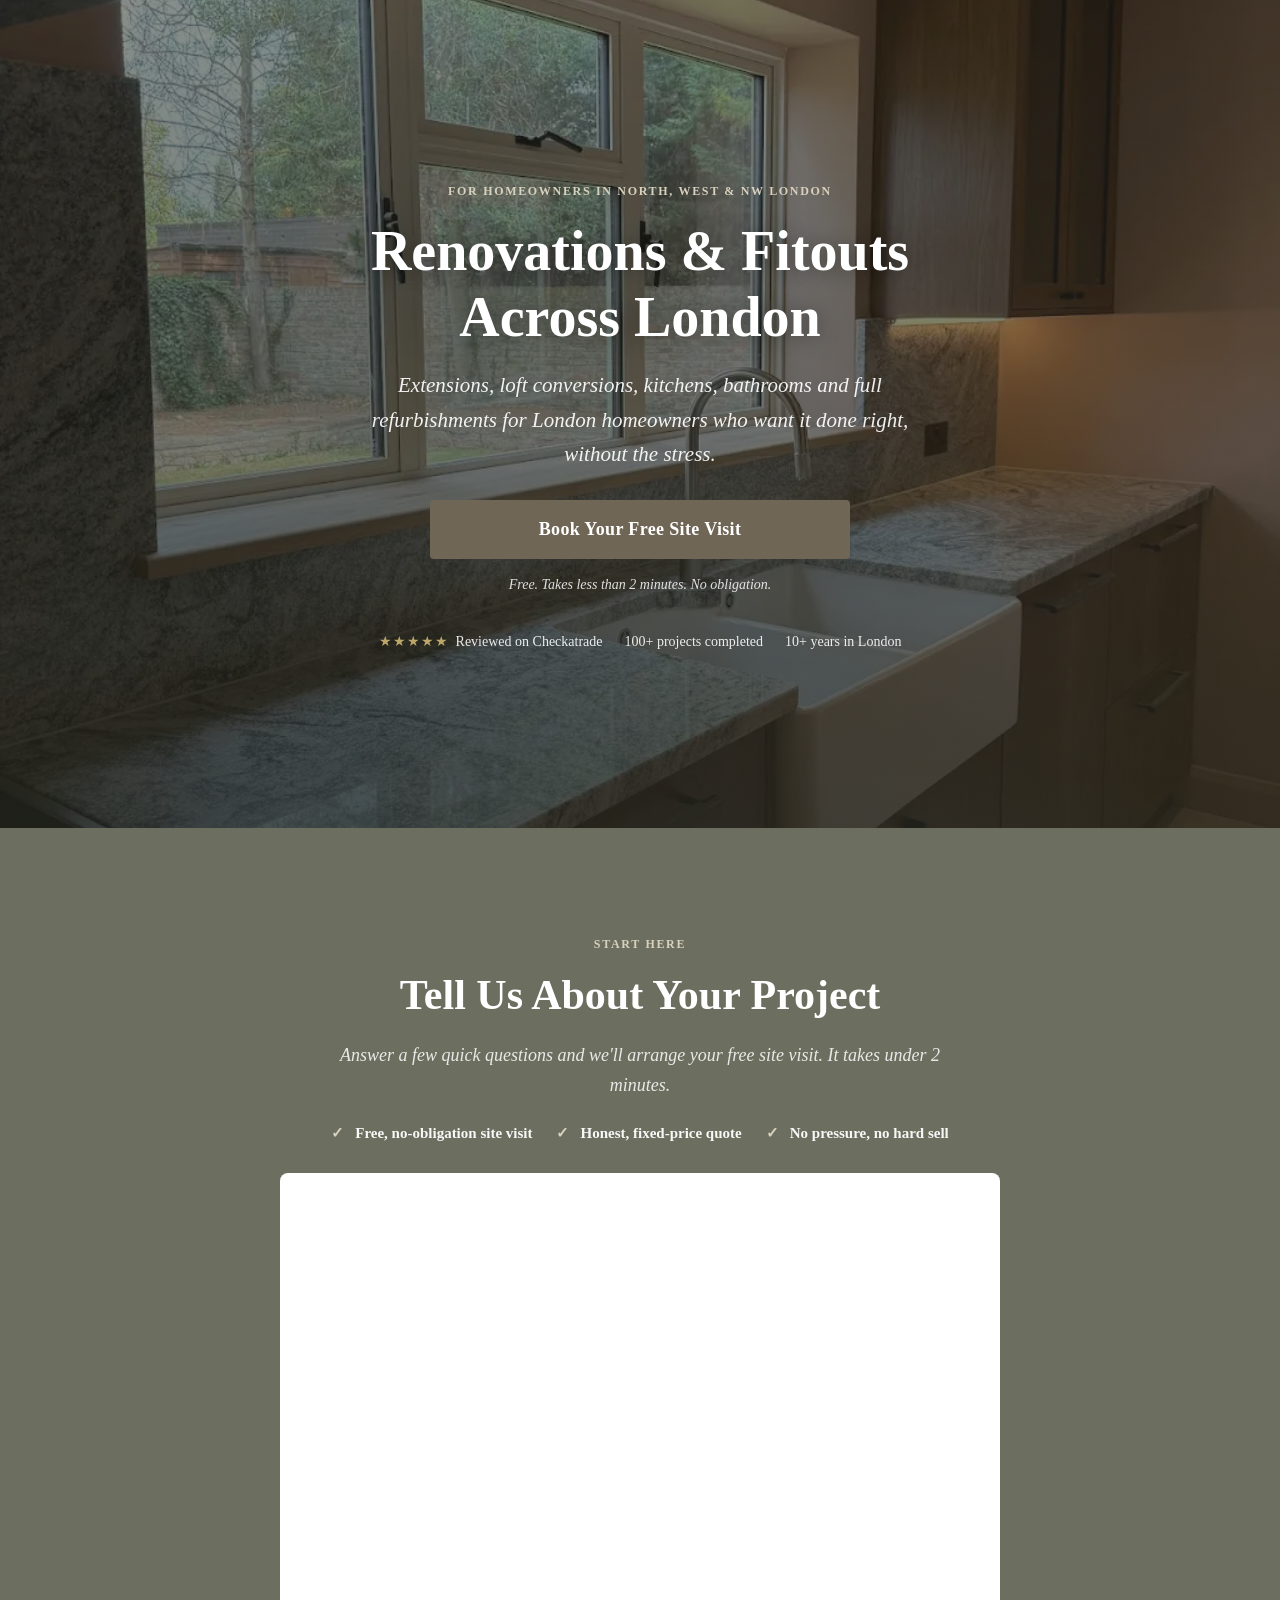
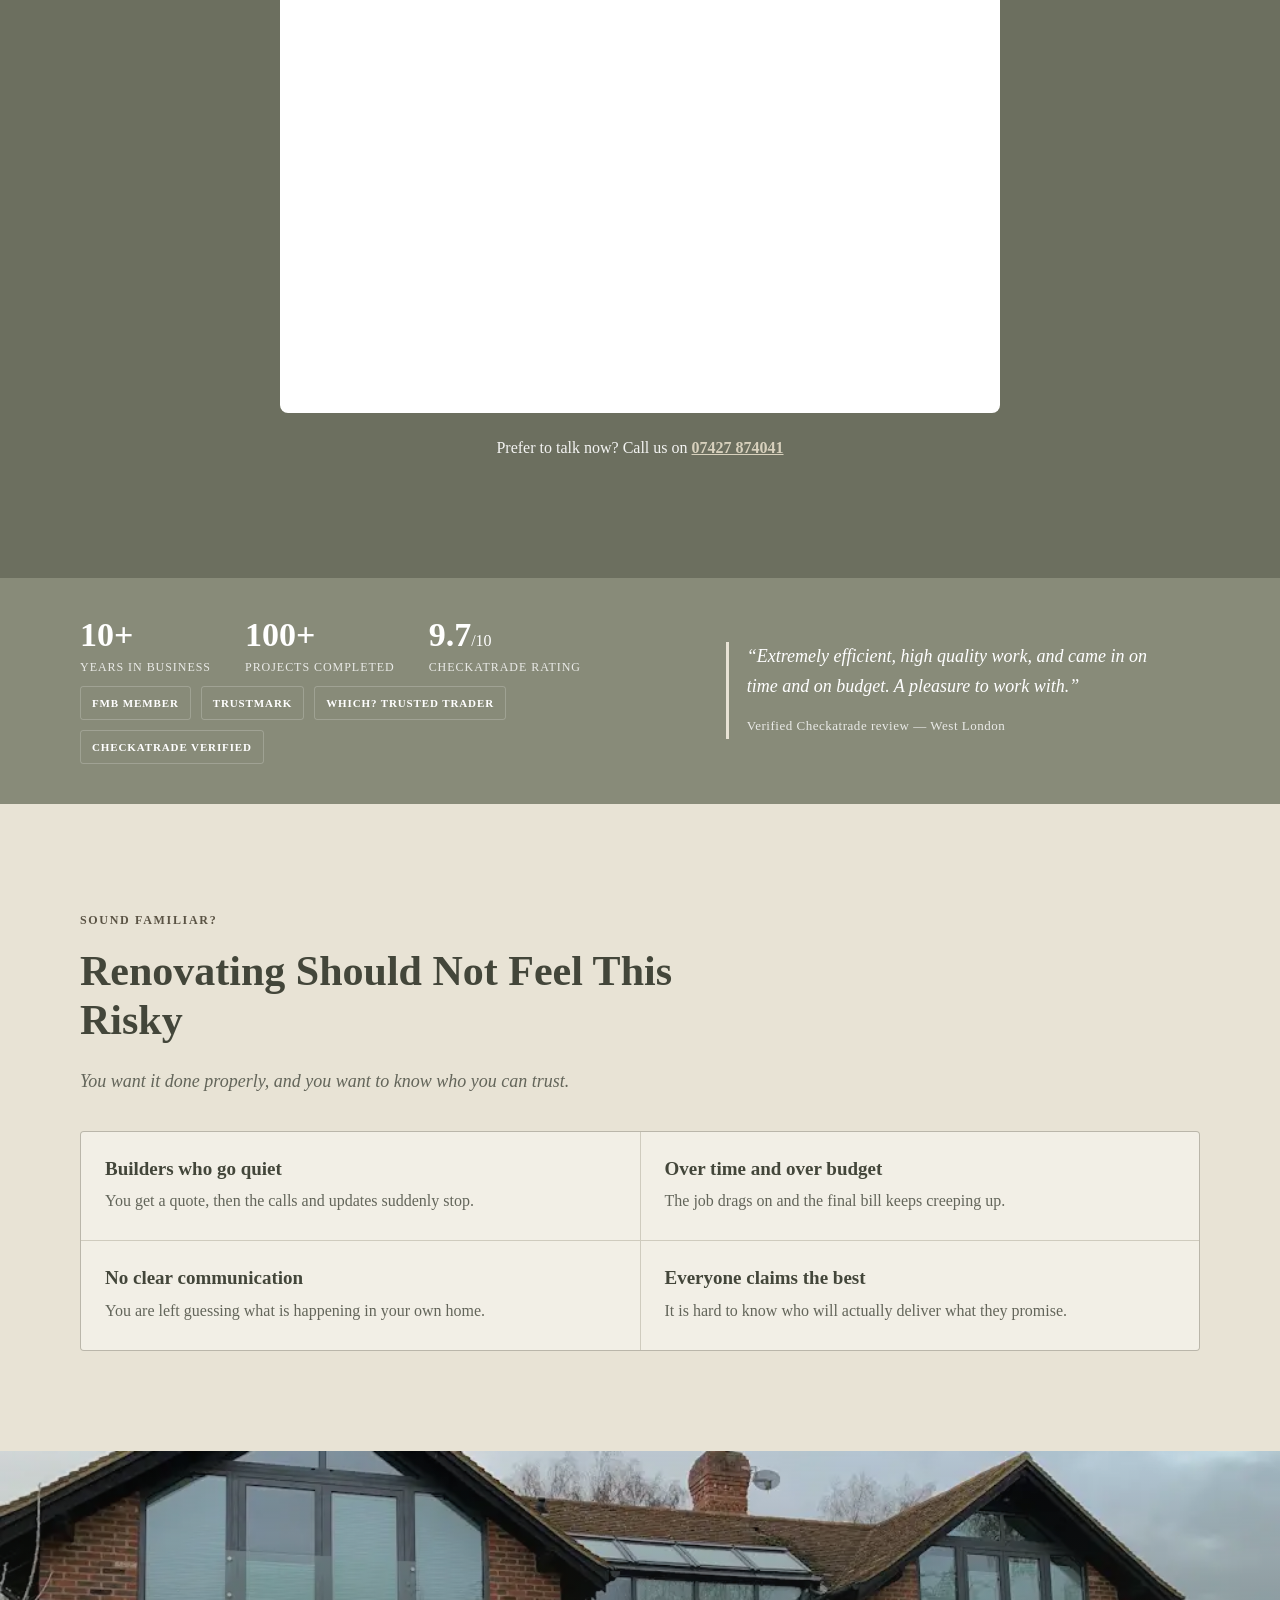
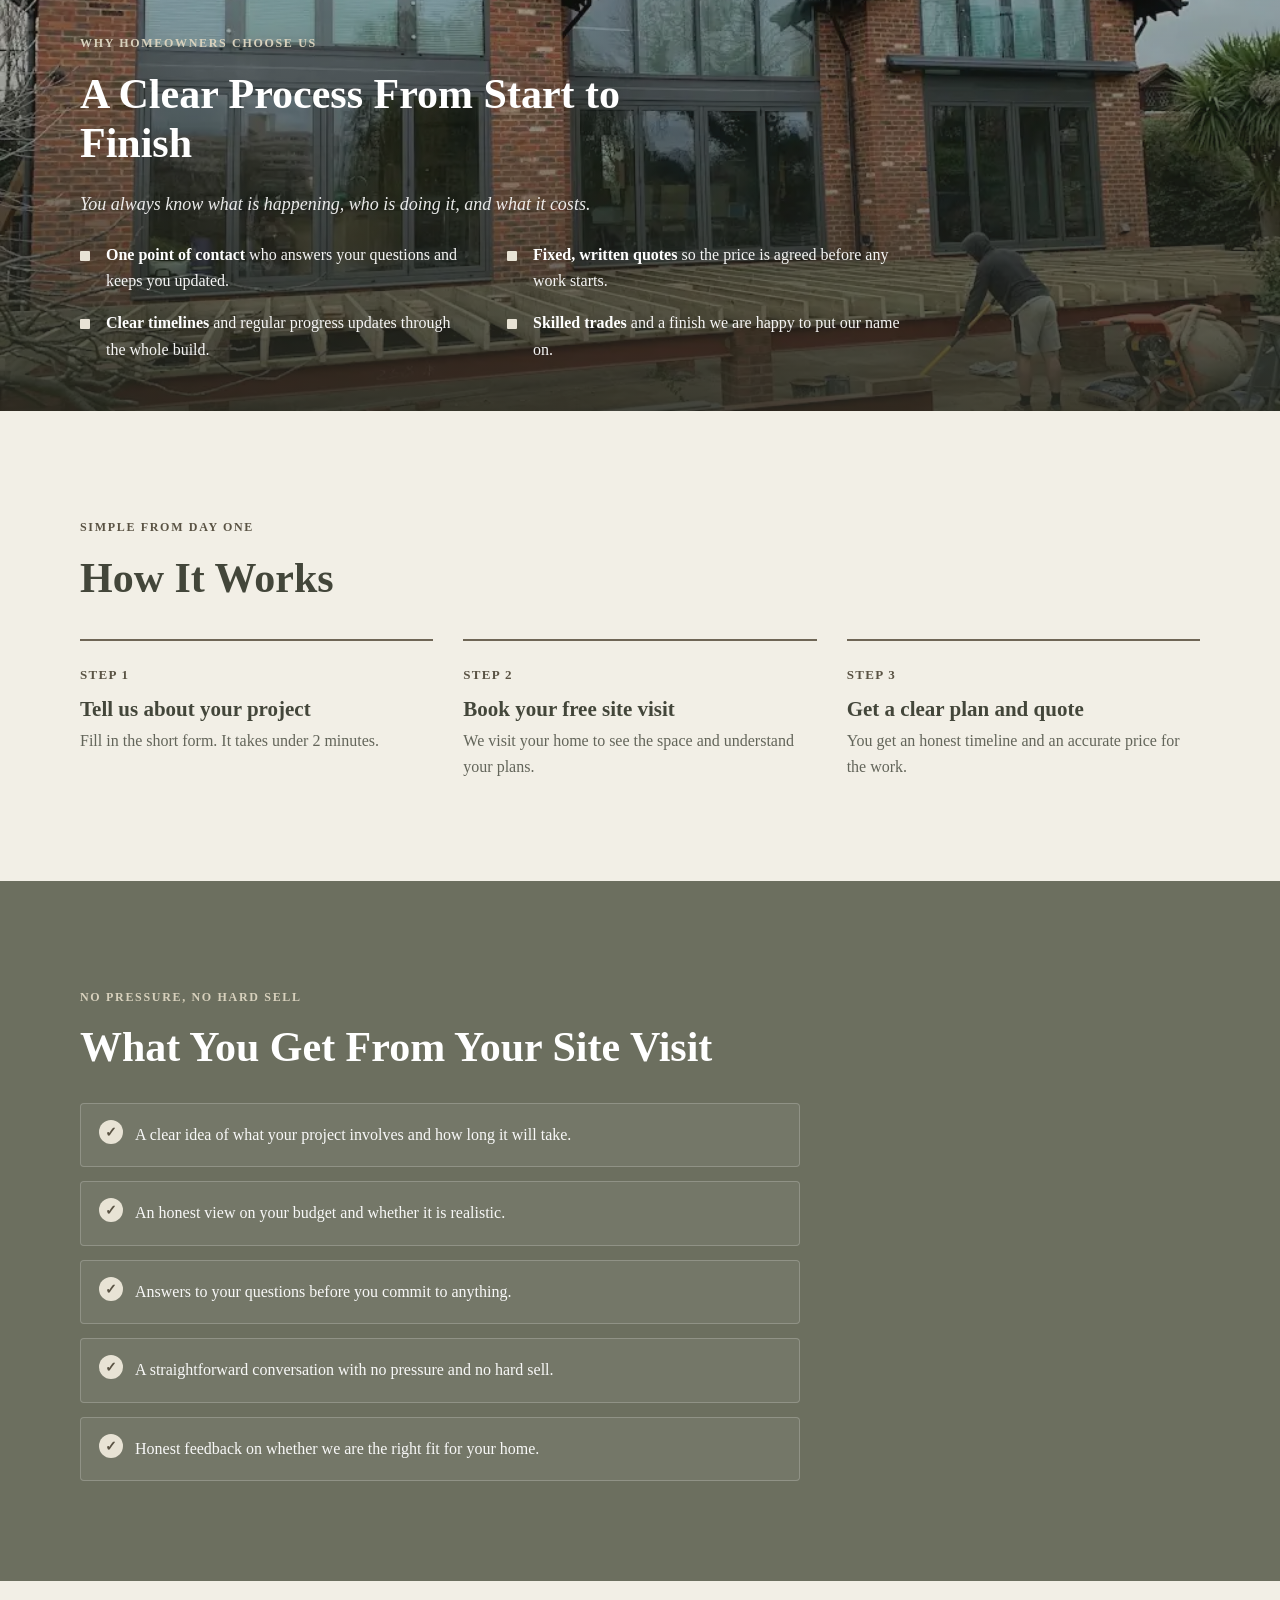
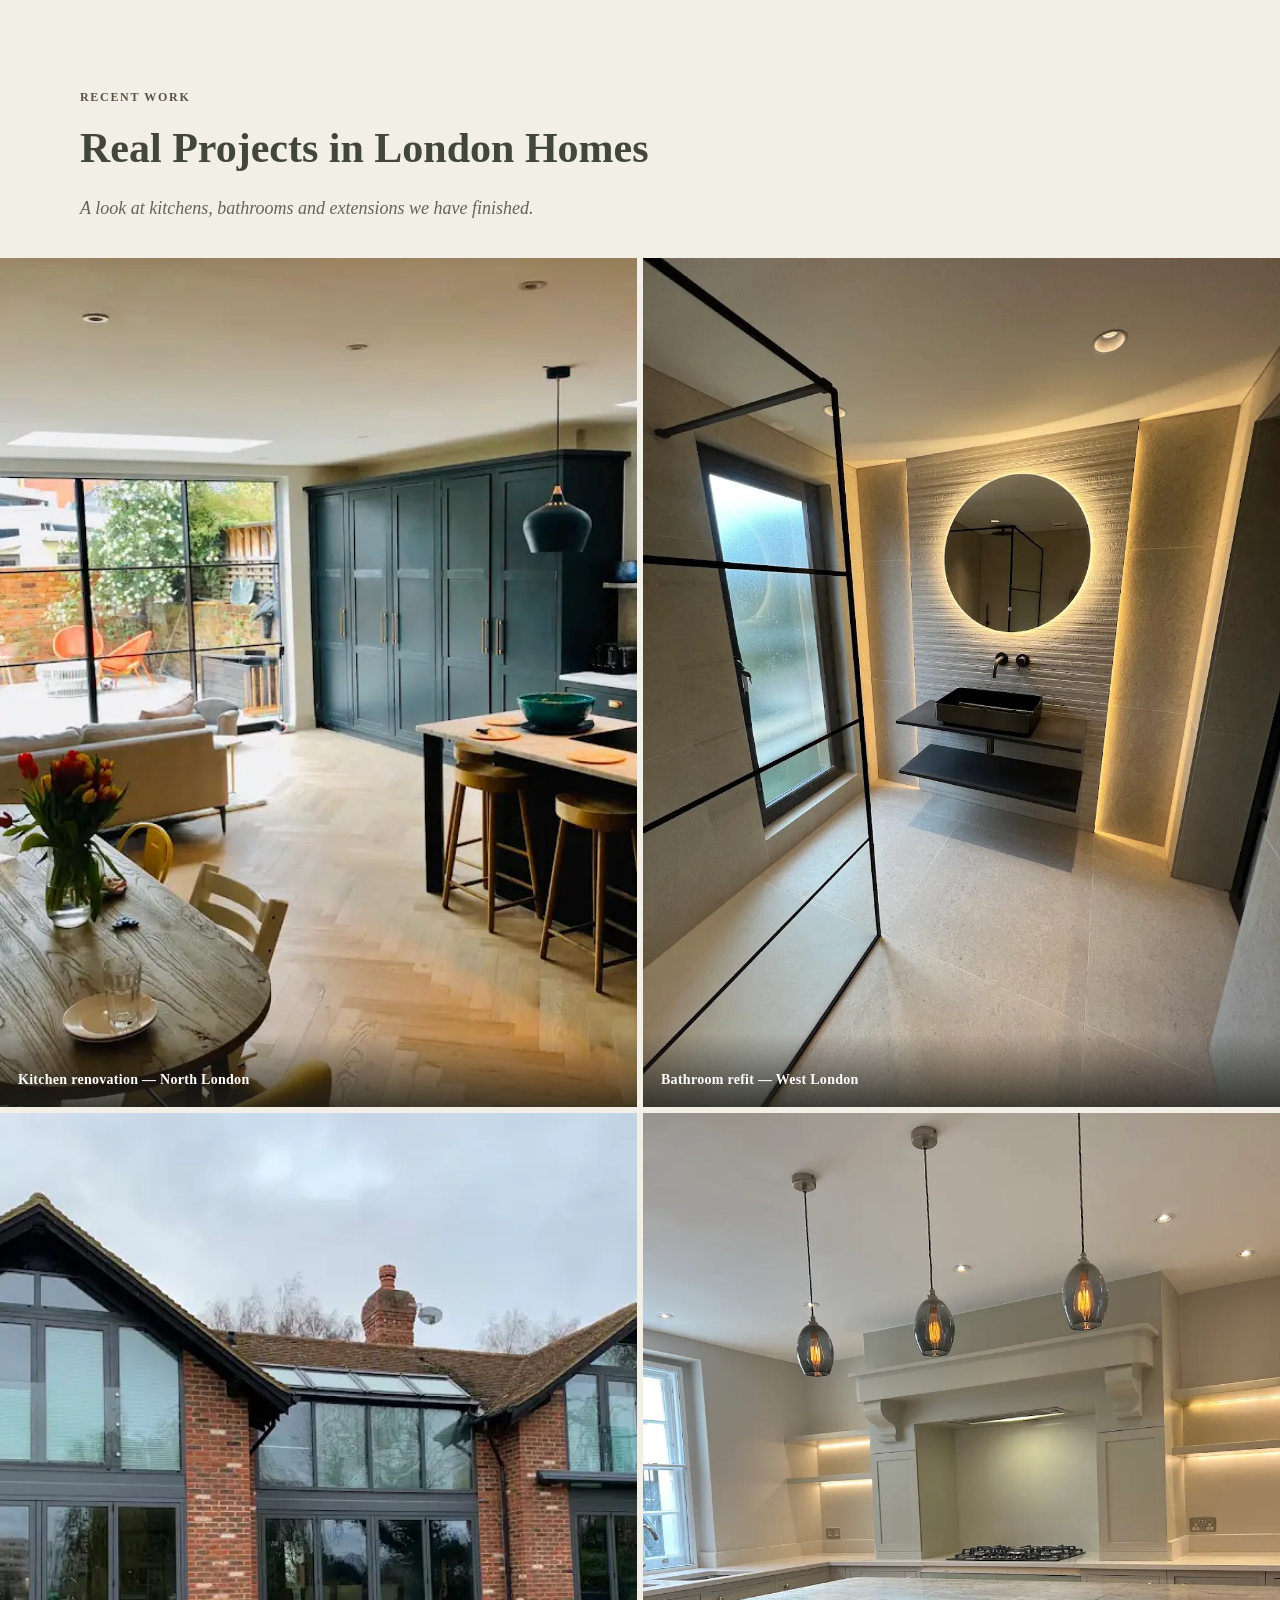
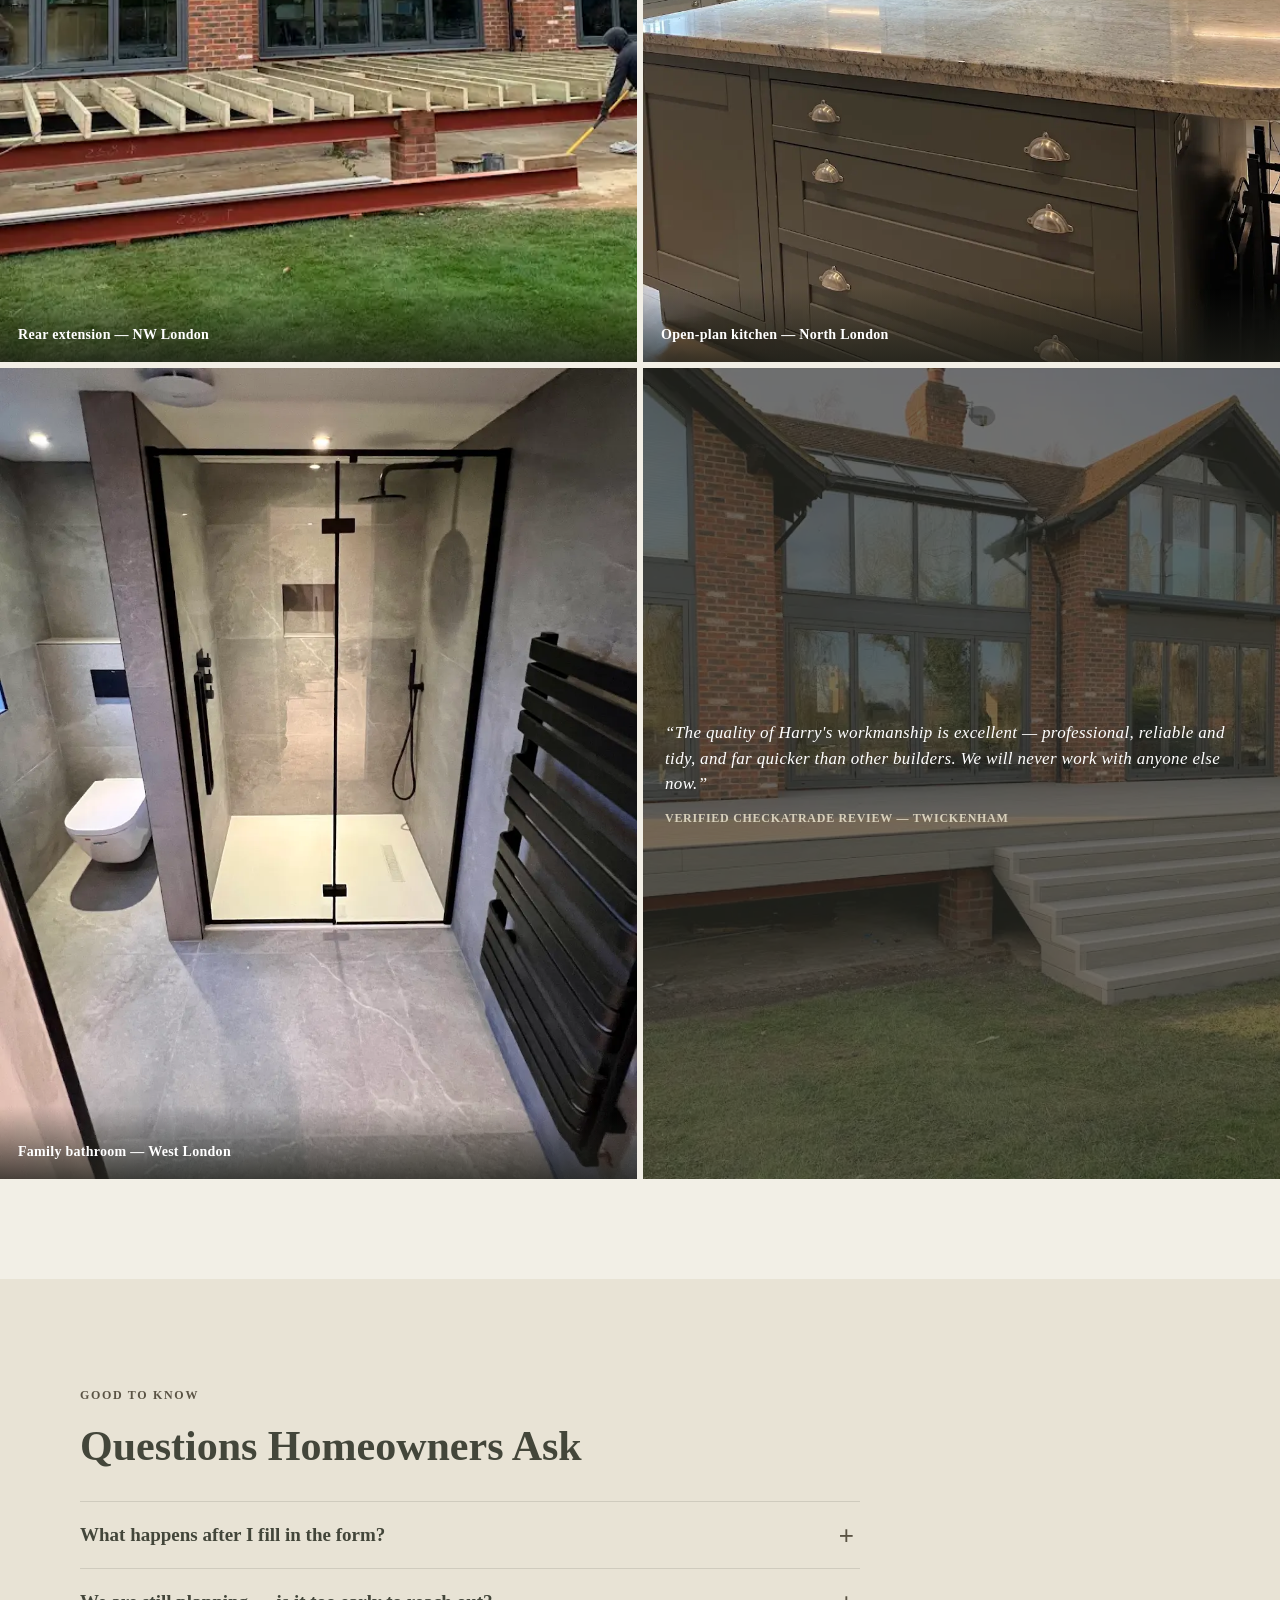
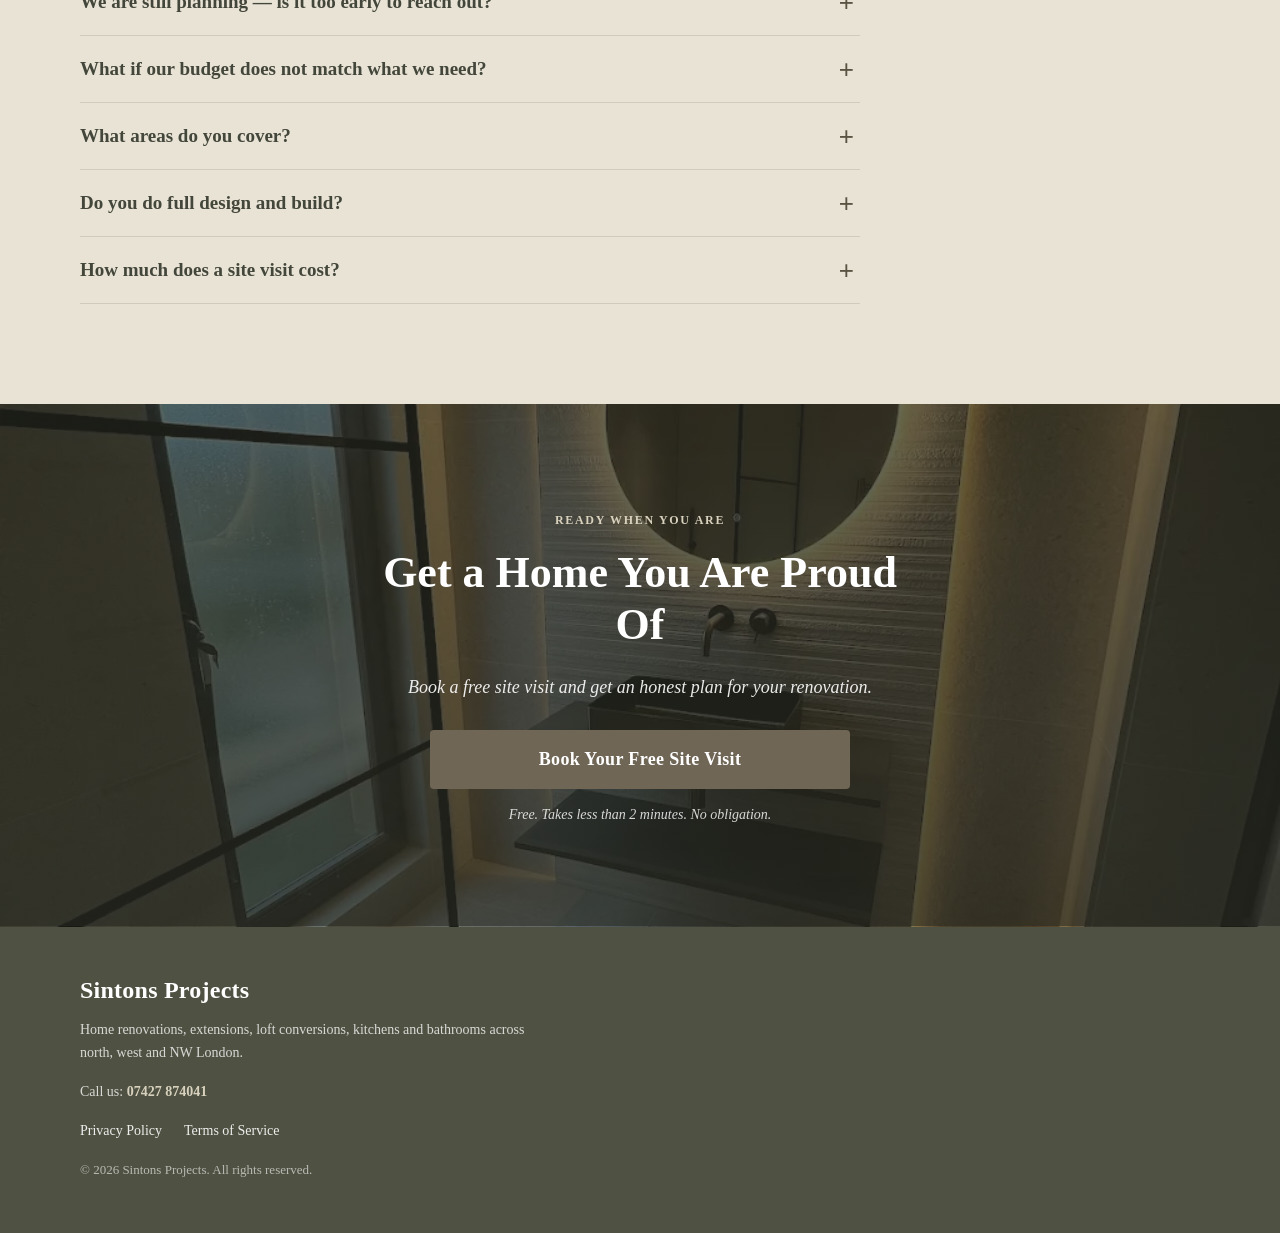
<file: index.html>
<!DOCTYPE html>
<html lang="en-GB">
<head>
  <!-- TRACKING HEAD CODES GO HERE: Meta Pixel, GA4, GTM Head, TikTok, etc. -->

  <meta charset="UTF-8" />
  <meta name="viewport" content="width=device-width, initial-scale=1" />
  <title>Sintons Projects | Home Renovations in North &amp; West London</title>
  <meta name="description" content="Full refurbishments, extensions, loft conversions, kitchens and bathrooms across north, west and NW London. Book a free site visit with a builder homeowners trust." />
  <meta name="robots" content="index, follow" />

  <meta property="og:title" content="Sintons Projects | Home Renovations in North &amp; West London" />
  <meta property="og:description" content="A finished renovation you love — on time, on budget, no nasty surprises. Book your free site visit." />
  <meta property="og:type" content="website" />

  <link rel="preload" as="image" href="assets/sintons-kitchen-2.webp" />
  <link rel="stylesheet" href="styles.css" />
</head>
<body>
  <!-- TRACKING BODY CODES GO HERE: GTM Body noscript, etc. -->

  <!-- ==================== 1. HERO ==================== -->
  <header class="hero" id="top">
    <div class="hero__inner">
      <span class="eyebrow">For homeowners in north, west &amp; NW London</span>
      <h1>Renovations &amp; Fitouts Across London</h1>
      <p class="hero__sub">Extensions, loft conversions, kitchens, bathrooms and full refurbishments for London homeowners who want it done right, without the stress.</p>
      <div class="hero__cta">
        <button class="btn btn-lg" data-scroll-to-form>Book Your Free Site Visit</button>
        <p class="friction">Free. Takes less than 2 minutes. No obligation.</p>
      </div>
      <div class="hero__trust">
        <span><span class="stars">★★★★★</span> Reviewed on Checkatrade</span>
        <span>100+ projects completed</span>
        <span>10+ years in London</span>
      </div>
    </div>
  </header>

  <!-- ==================== FORM / SURVEY (placed directly below the hero) ==================== -->
  <section class="section formsec" id="form" aria-labelledby="form-h">
    <div class="container">
      <div class="section-head">
        <span class="eyebrow">Start here</span>
        <h2 id="form-h">Tell Us About Your Project</h2>
        <p class="subline">Answer a few quick questions and we'll arrange your free site visit. It takes under 2 minutes.</p>
      </div>

      <ul class="form-reassure">
        <li>Free, no-obligation site visit</li>
        <li>Honest, fixed-price quote</li>
        <li>No pressure, no hard sell</li>
      </ul>

      <div class="form-wrap">
        <!-- ============================================================
             GHL QUALIFICATION FORM
             UTMs are appended to this iframe src by script.js.
             MANUAL STEP: add hidden fields in the GHL form builder named
             utm_source, utm_medium, utm_campaign, utm_content, utm_term,
             fbclid, gclid, ttclid, msclkid so the values are stored on the
             lead. Set the form's redirect to thank-you.html (script.js also
             redirects as a fallback).
             ============================================================ -->
        <iframe
          src="https://api.leadconnectorhq.com/widget/form/q59jmJmJXy3fcvRbNvBl"
          style="width:100%;border:none;border-radius:8px"
          id="inline-q59jmJmJXy3fcvRbNvBl"
          data-layout="{'id':'INLINE'}"
          data-trigger-type="alwaysShow"
          data-trigger-value=""
          data-activation-type="alwaysActivated"
          data-activation-value=""
          data-deactivation-type="neverDeactivate"
          data-deactivation-value=""
          data-form-name="Sintons Form"
          data-height="786"
          data-layout-iframe-id="inline-q59jmJmJXy3fcvRbNvBl"
          data-form-id="q59jmJmJXy3fcvRbNvBl"
          title="Sintons Form">
        </iframe>
      </div>

      <p class="form-call">Prefer to talk now? Call us on <a href="tel:+447427874041">07427 874041</a></p>
    </div>
  </section>

  <!-- ==================== 2. SOCIAL PROOF STRIP ==================== -->
  <section class="proofstrip" aria-label="Trust and social proof">
    <div class="container">
      <div class="proofstrip__grid">
        <div>
          <div class="proofstrip__stats">
            <div class="stat"><div class="num">10+</div><div class="lbl">Years in business</div></div>
            <div class="stat"><div class="num">100+</div><div class="lbl">Projects completed</div></div>
<!-- Verify the exact live aggregate at checkatrade.com/trades/sintonsprojects;
                 recent verified reviews are consistently 9–10/10. -->
            <div class="stat"><div class="num">9.7<span style="font-size:16px;font-weight:400">/10</span></div><div class="lbl">Checkatrade rating</div></div>
          </div>
          <!-- Accreditation logos: swap these text badges for the client's real
               logo images (FMB / TrustMark / Which? Trusted Trader) once confirmed. -->
          <div class="badges">
            <span class="badge">FMB Member</span>
            <span class="badge">TrustMark</span>
            <span class="badge">Which? Trusted Trader</span>
            <span class="badge">Checkatrade Verified</span>
          </div>
        </div>
        <blockquote class="proofstrip__quote">
          <!-- Real verified Checkatrade review (W6, condensed) -->
          <p>“Extremely efficient, high quality work, and came in on time and on budget. A pleasure to work with.”</p>
          <cite>Verified Checkatrade review — West London</cite>
        </blockquote>
      </div>
    </div>
  </section>

  <!-- ==================== 3. PROBLEM ==================== -->
  <section class="section problem" aria-labelledby="problem-h">
    <div class="container">
      <div class="section-head">
        <span class="eyebrow">Sound familiar?</span>
        <h2 id="problem-h">Renovating Should Not Feel This Risky</h2>
        <p class="subline">You want it done properly, and you want to know who you can trust.</p>
      </div>
      <div class="pain-grid">
        <div class="pain">
          <h3>Builders who go quiet</h3>
          <p>You get a quote, then the calls and updates suddenly stop.</p>
        </div>
        <div class="pain">
          <h3>Over time and over budget</h3>
          <p>The job drags on and the final bill keeps creeping up.</p>
        </div>
        <div class="pain">
          <h3>No clear communication</h3>
          <p>You are left guessing what is happening in your own home.</p>
        </div>
        <div class="pain">
          <h3>Everyone claims the best</h3>
          <p>It is hard to know who will actually deliver what they promise.</p>
        </div>
      </div>
    </div>
  </section>

  <!-- ==================== 4. MECHANISM (image-led) ==================== -->
  <section class="mechanism" aria-labelledby="mech-h">
    <div class="mech-hero">
      <div class="mech-hero__inner">
        <span class="eyebrow">Why homeowners choose us</span>
        <h2 id="mech-h">A Clear Process From Start to Finish</h2>
        <p class="mech-hero__sub">You always know what is happening, who is doing it, and what it costs.</p>
        <ul class="mech-points">
          <li><strong>One point of contact</strong> who answers your questions and keeps you updated.</li>
          <li><strong>Fixed, written quotes</strong> so the price is agreed before any work starts.</li>
          <li><strong>Clear timelines</strong> and regular progress updates through the whole build.</li>
          <li><strong>Skilled trades</strong> and a finish we are happy to put our name on.</li>
        </ul>
      </div>
    </div>
  </section>

  <!-- ==================== 5. HOW IT WORKS ==================== -->
  <section class="section" aria-labelledby="how-h">
    <div class="container">
      <div class="section-head">
        <span class="eyebrow">Simple from day one</span>
        <h2 id="how-h">How It Works</h2>
      </div>
      <div class="steps">
        <div class="step">
          <span class="n"></span>
          <h3>Tell us about your project</h3>
          <p>Fill in the short form. It takes under 2 minutes.</p>
        </div>
        <div class="step">
          <span class="n"></span>
          <h3>Book your free site visit</h3>
          <p>We visit your home to see the space and understand your plans.</p>
        </div>
        <div class="step">
          <span class="n"></span>
          <h3>Get a clear plan and quote</h3>
          <p>You get an honest timeline and an accurate price for the work.</p>
        </div>
      </div>
    </div>
  </section>

  <!-- ==================== 6. WHAT YOU GET FROM THE CALL ==================== -->
  <section class="section get" aria-labelledby="get-h">
    <div class="container">
      <div class="section-head">
        <span class="eyebrow">No pressure, no hard sell</span>
        <h2 id="get-h">What You Get From Your Site Visit</h2>
      </div>
      <ul class="get-list">
        <li>A clear idea of what your project involves and how long it will take.</li>
        <li>An honest view on your budget and whether it is realistic.</li>
        <li>Answers to your questions before you commit to anything.</li>
        <li>A straightforward conversation with no pressure and no hard sell.</li>
        <li>Honest feedback on whether we are the right fit for your home.</li>
      </ul>
    </div>
  </section>

  <!-- ==================== 7. PROOF GALLERY ==================== -->
  <section class="section proof" aria-labelledby="proof-h">
    <div class="container">
      <div class="section-head">
        <span class="eyebrow">Recent work</span>
        <h2 id="proof-h">Real Projects in London Homes</h2>
        <p class="subline">A look at kitchens, bathrooms and extensions we have finished.</p>
      </div>
    </div>
    <div class="gallery">
      <figure>
        <img src="assets/sintons-kitchen-1.webp" alt="Finished modern kitchen renovation in a London home" loading="lazy" width="1024" height="768" />
        <figcaption>Kitchen renovation — North London</figcaption>
      </figure>
      <figure>
        <img src="assets/sintons-bathroom-1.webp" alt="Newly fitted bathroom with tiled walls" loading="lazy" width="1024" height="768" />
        <figcaption>Bathroom refit — West London</figcaption>
      </figure>
      <figure>
        <img src="assets/sintons-extensions-1.webp" alt="Rear home extension with large glazing" loading="lazy" width="1024" height="768" />
        <figcaption>Rear extension — NW London</figcaption>
      </figure>
      <figure>
        <img src="assets/sintons-kitchen-3.webp" alt="Bright open-plan kitchen with island" loading="lazy" width="1024" height="768" />
        <figcaption>Open-plan kitchen — North London</figcaption>
      </figure>
      <figure>
        <img src="assets/sintons-bathroom-2.webp" alt="Modern bathroom with walk-in shower" loading="lazy" width="1024" height="768" />
        <figcaption>Family bathroom — West London</figcaption>
      </figure>
      <!-- Testimonial overlaid on a real project image (no grey card) -->
      <figure class="quote">
        <img src="assets/sintons-outdoor-2.webp" alt="Completed home renovation and outdoor space" loading="lazy" width="1024" height="768" />
        <figcaption>
          <!-- Real verified Checkatrade review (TW12, condensed) -->
          “The quality of Harry's workmanship is excellent — professional, reliable and tidy, and far quicker than other builders. We will never work with anyone else now.”
          <cite>Verified Checkatrade review — Twickenham</cite>
        </figcaption>
      </figure>
    </div>
  </section>

  <!-- ==================== 9. FAQ ==================== -->
  <section class="section faq" aria-labelledby="faq-h">
    <div class="container">
      <div class="section-head">
        <span class="eyebrow">Good to know</span>
        <h2 id="faq-h">Questions Homeowners Ask</h2>
      </div>
      <div class="faq-list">
        <div class="faq-item">
          <button class="faq-q" aria-expanded="false">What happens after I fill in the form?</button>
          <div class="faq-a"><div class="faq-a-inner">One of our team calls you for a short chat about your project. If it looks like a good fit, we book a free site visit at a time that suits you.</div></div>
        </div>
        <div class="faq-item">
          <button class="faq-q" aria-expanded="false">We are still planning — is it too early to reach out?</button>
          <div class="faq-a"><div class="faq-a-inner">No. Early is a good time to talk. We can help you understand what is possible, what it may cost, and what to plan for.</div></div>
        </div>
        <div class="faq-item">
          <button class="faq-q" aria-expanded="false">What if our budget does not match what we need?</button>
          <div class="faq-a"><div class="faq-a-inner">We will tell you honestly. If the budget and the plan do not line up, we will say so and suggest sensible options rather than overpromising.</div></div>
        </div>
        <div class="faq-item">
          <button class="faq-q" aria-expanded="false">What areas do you cover?</button>
          <div class="faq-a"><div class="faq-a-inner">We work across north London, west London, NW London and the surrounding areas.</div></div>
        </div>
        <div class="faq-item">
          <button class="faq-q" aria-expanded="false">Do you do full design and build?</button>
          <div class="faq-a"><div class="faq-a-inner">Yes. We can manage your project from first idea through to the finished room, including extensions, loft conversions, kitchens, bathrooms and full refurbishments.</div></div>
        </div>
        <div class="faq-item">
          <button class="faq-q" aria-expanded="false">How much does a site visit cost?</button>
          <div class="faq-a"><div class="faq-a-inner">Nothing. The site visit is free and there is no obligation to go ahead.</div></div>
        </div>
      </div>
    </div>
  </section>

  <!-- ==================== 11. FINAL CTA ==================== -->
  <section class="section finalcta" aria-labelledby="final-h">
    <div class="container">
      <span class="eyebrow">Ready when you are</span>
      <h2 id="final-h">Get a Home You Are Proud Of</h2>
      <p>Book a free site visit and get an honest plan for your renovation.</p>
      <button class="btn btn-lg" data-scroll-to-form>Book Your Free Site Visit</button>
      <p class="friction">Free. Takes less than 2 minutes. No obligation.</p>
    </div>
  </section>

  <!-- ==================== 12. FOOTER ==================== -->
  <footer class="footer">
    <div class="container">
      <div class="footer__brand">Sintons Projects</div>
      <p class="footer__desc">Home renovations, extensions, loft conversions, kitchens and bathrooms across north, west and NW London.</p>
      <p class="footer__desc">Call us: <a class="footer__phone" href="tel:+447427874041">07427 874041</a></p>
      <div class="footer__links">
        <a href="privacy.html">Privacy Policy</a>
        <a href="terms.html">Terms of Service</a>
      </div>
      <p class="footer__legal">© <span data-year>2026</span> Sintons Projects. All rights reserved.</p>
    </div>
  </footer>

  <!-- ==================== STICKY MOBILE CTA ==================== -->
  <div class="sticky-cta" aria-hidden="true">
    <a class="btn btn-call" href="tel:+447427874041" aria-label="Call Sintons Projects">✆</a>
    <button class="btn" data-scroll-to-form>Book Your Free Site Visit</button>
  </div>

  <!-- GHL embed script -->
  <script src="https://link.msgsndr.com/js/form_embed.js"></script>
  <script src="script.js"></script>
</body>
</html>
</file>
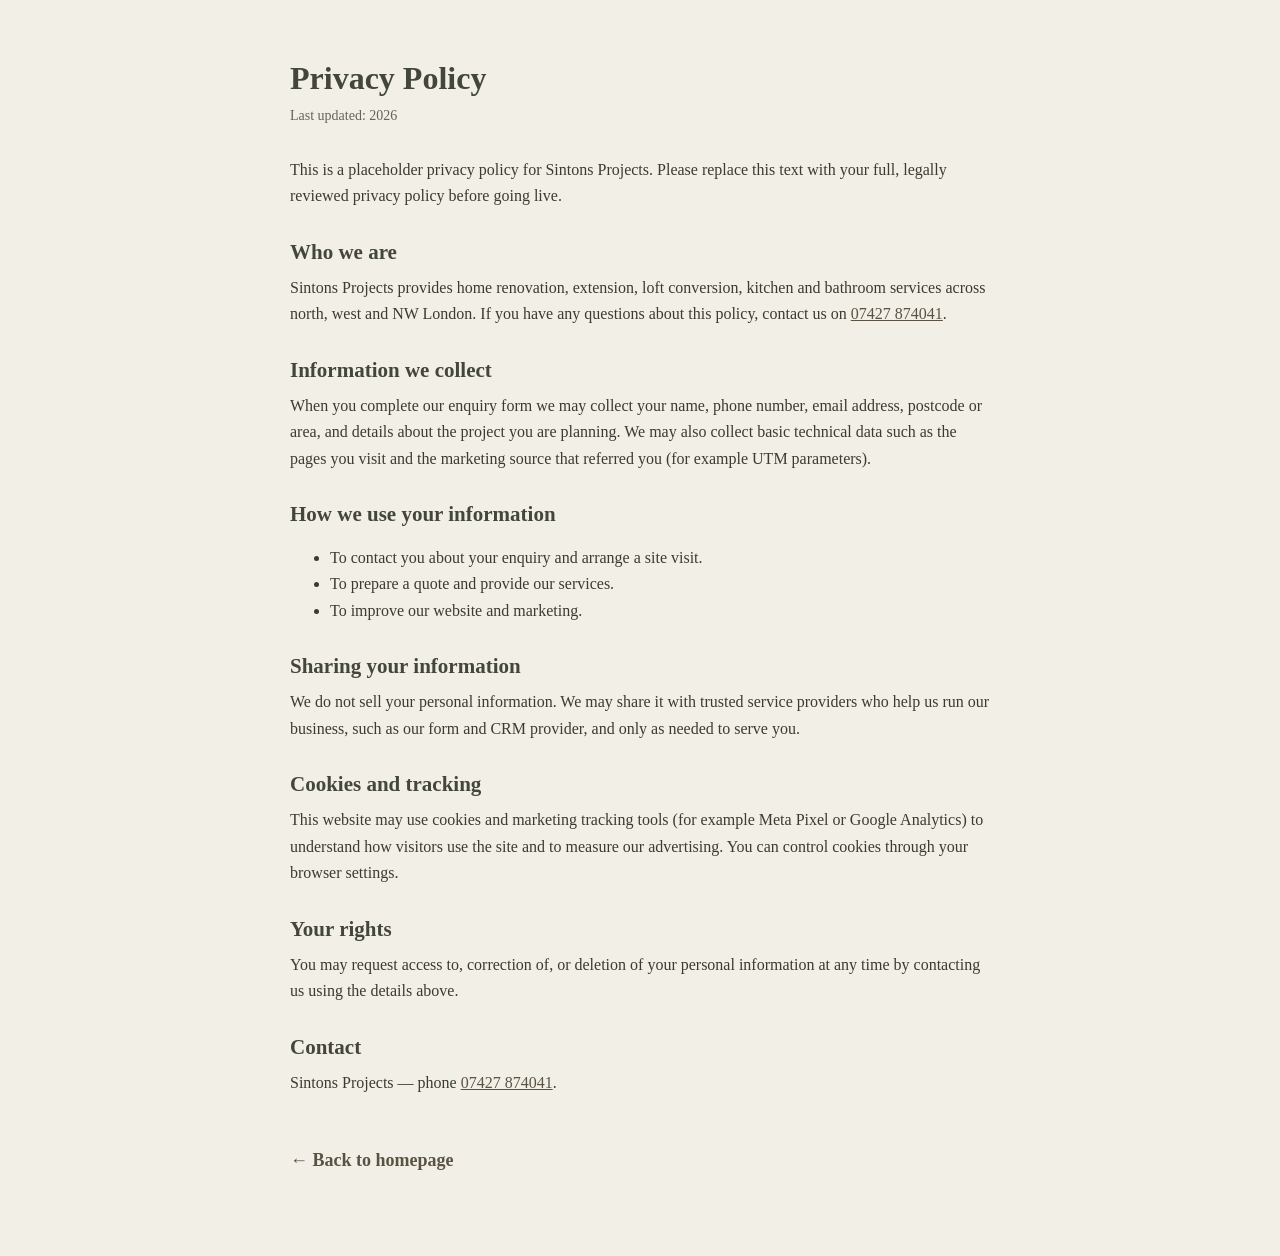
<file: privacy.html>
<!DOCTYPE html>
<html lang="en-GB">
<head>
  <!-- TRACKING HEAD CODES GO HERE: Meta Pixel, GA4, GTM Head, TikTok, etc. -->

  <meta charset="UTF-8" />
  <meta name="viewport" content="width=device-width, initial-scale=1" />
  <title>Privacy Policy | Sintons Projects</title>
  <meta name="description" content="Privacy policy for Sintons Projects." />
  <meta name="robots" content="noindex, follow" />
  <link rel="stylesheet" href="styles.css" />
</head>
<body>
  <!-- TRACKING BODY CODES GO HERE: GTM Body noscript, etc. -->

  <main class="legal">
    <div class="container">
      <h1>Privacy Policy</h1>
      <p class="updated">Last updated: <span data-year>2026</span></p>

      <p>This is a placeholder privacy policy for Sintons Projects. Please replace this text with your full, legally reviewed privacy policy before going live.</p>

      <h2>Who we are</h2>
      <p>Sintons Projects provides home renovation, extension, loft conversion, kitchen and bathroom services across north, west and NW London. If you have any questions about this policy, contact us on <a href="tel:+447427874041">07427 874041</a>.</p>

      <h2>Information we collect</h2>
      <p>When you complete our enquiry form we may collect your name, phone number, email address, postcode or area, and details about the project you are planning. We may also collect basic technical data such as the pages you visit and the marketing source that referred you (for example UTM parameters).</p>

      <h2>How we use your information</h2>
      <ul>
        <li>To contact you about your enquiry and arrange a site visit.</li>
        <li>To prepare a quote and provide our services.</li>
        <li>To improve our website and marketing.</li>
      </ul>

      <h2>Sharing your information</h2>
      <p>We do not sell your personal information. We may share it with trusted service providers who help us run our business, such as our form and CRM provider, and only as needed to serve you.</p>

      <h2>Cookies and tracking</h2>
      <p>This website may use cookies and marketing tracking tools (for example Meta Pixel or Google Analytics) to understand how visitors use the site and to measure our advertising. You can control cookies through your browser settings.</p>

      <h2>Your rights</h2>
      <p>You may request access to, correction of, or deletion of your personal information at any time by contacting us using the details above.</p>

      <h2>Contact</h2>
      <p>Sintons Projects — phone <a href="tel:+447427874041">07427 874041</a>.</p>

      <a class="back" href="/">← Back to homepage</a>
    </div>
  </main>

  <script src="script.js"></script>
</body>
</html>
</file>
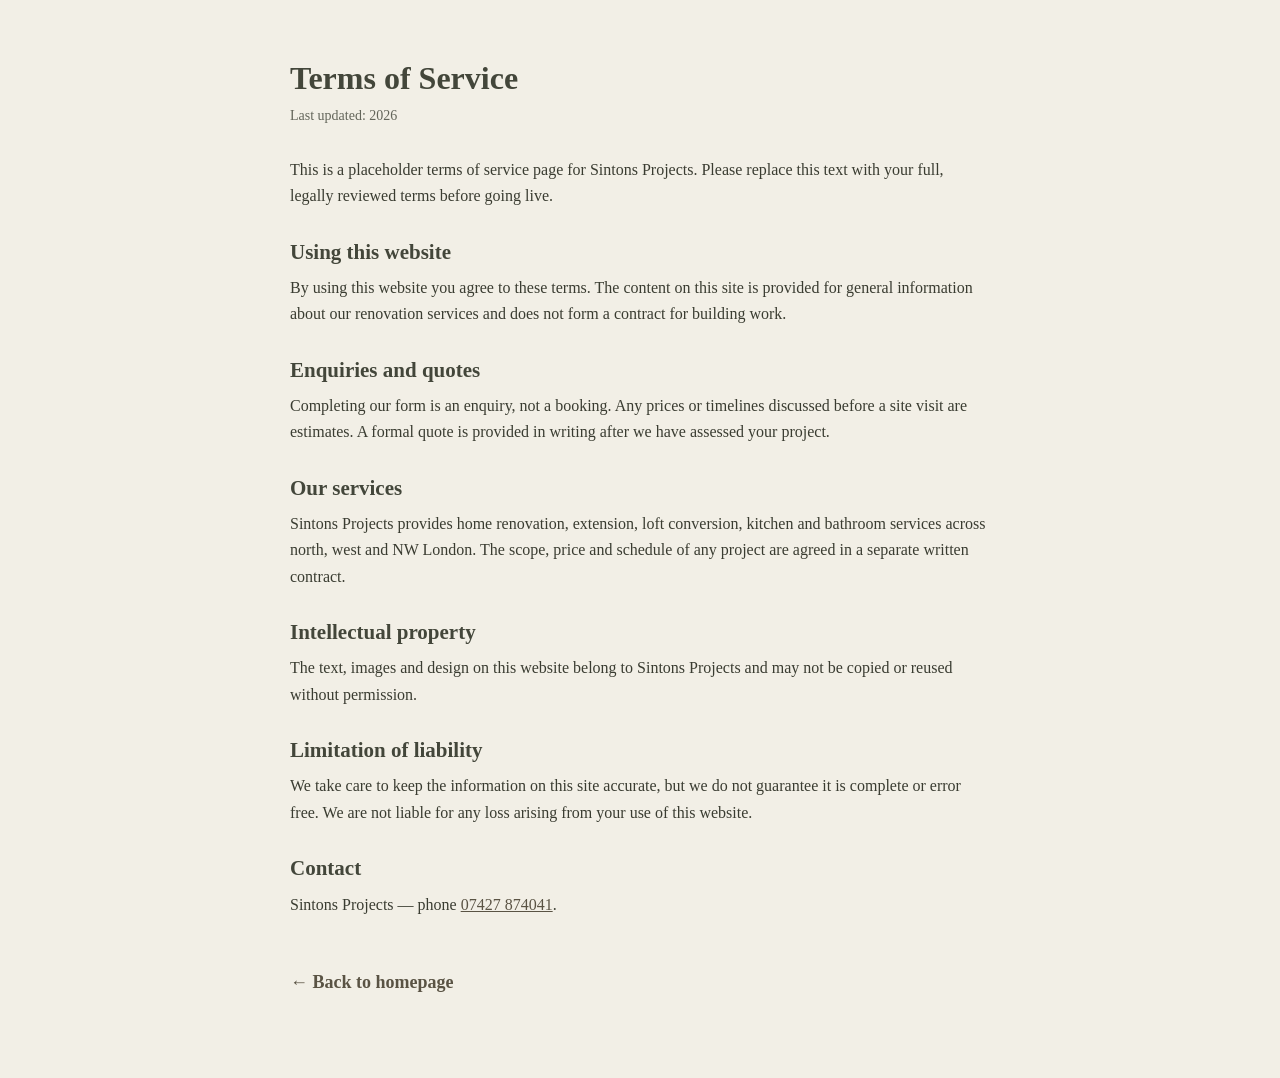
<file: terms.html>
<!DOCTYPE html>
<html lang="en-GB">
<head>
  <!-- TRACKING HEAD CODES GO HERE: Meta Pixel, GA4, GTM Head, TikTok, etc. -->

  <meta charset="UTF-8" />
  <meta name="viewport" content="width=device-width, initial-scale=1" />
  <title>Terms of Service | Sintons Projects</title>
  <meta name="description" content="Terms of service for Sintons Projects." />
  <meta name="robots" content="noindex, follow" />
  <link rel="stylesheet" href="styles.css" />
</head>
<body>
  <!-- TRACKING BODY CODES GO HERE: GTM Body noscript, etc. -->

  <main class="legal">
    <div class="container">
      <h1>Terms of Service</h1>
      <p class="updated">Last updated: <span data-year>2026</span></p>

      <p>This is a placeholder terms of service page for Sintons Projects. Please replace this text with your full, legally reviewed terms before going live.</p>

      <h2>Using this website</h2>
      <p>By using this website you agree to these terms. The content on this site is provided for general information about our renovation services and does not form a contract for building work.</p>

      <h2>Enquiries and quotes</h2>
      <p>Completing our form is an enquiry, not a booking. Any prices or timelines discussed before a site visit are estimates. A formal quote is provided in writing after we have assessed your project.</p>

      <h2>Our services</h2>
      <p>Sintons Projects provides home renovation, extension, loft conversion, kitchen and bathroom services across north, west and NW London. The scope, price and schedule of any project are agreed in a separate written contract.</p>

      <h2>Intellectual property</h2>
      <p>The text, images and design on this website belong to Sintons Projects and may not be copied or reused without permission.</p>

      <h2>Limitation of liability</h2>
      <p>We take care to keep the information on this site accurate, but we do not guarantee it is complete or error free. We are not liable for any loss arising from your use of this website.</p>

      <h2>Contact</h2>
      <p>Sintons Projects — phone <a href="tel:+447427874041">07427 874041</a>.</p>

      <a class="back" href="/">← Back to homepage</a>
    </div>
  </main>

  <script src="script.js"></script>
</body>
</html>
</file>
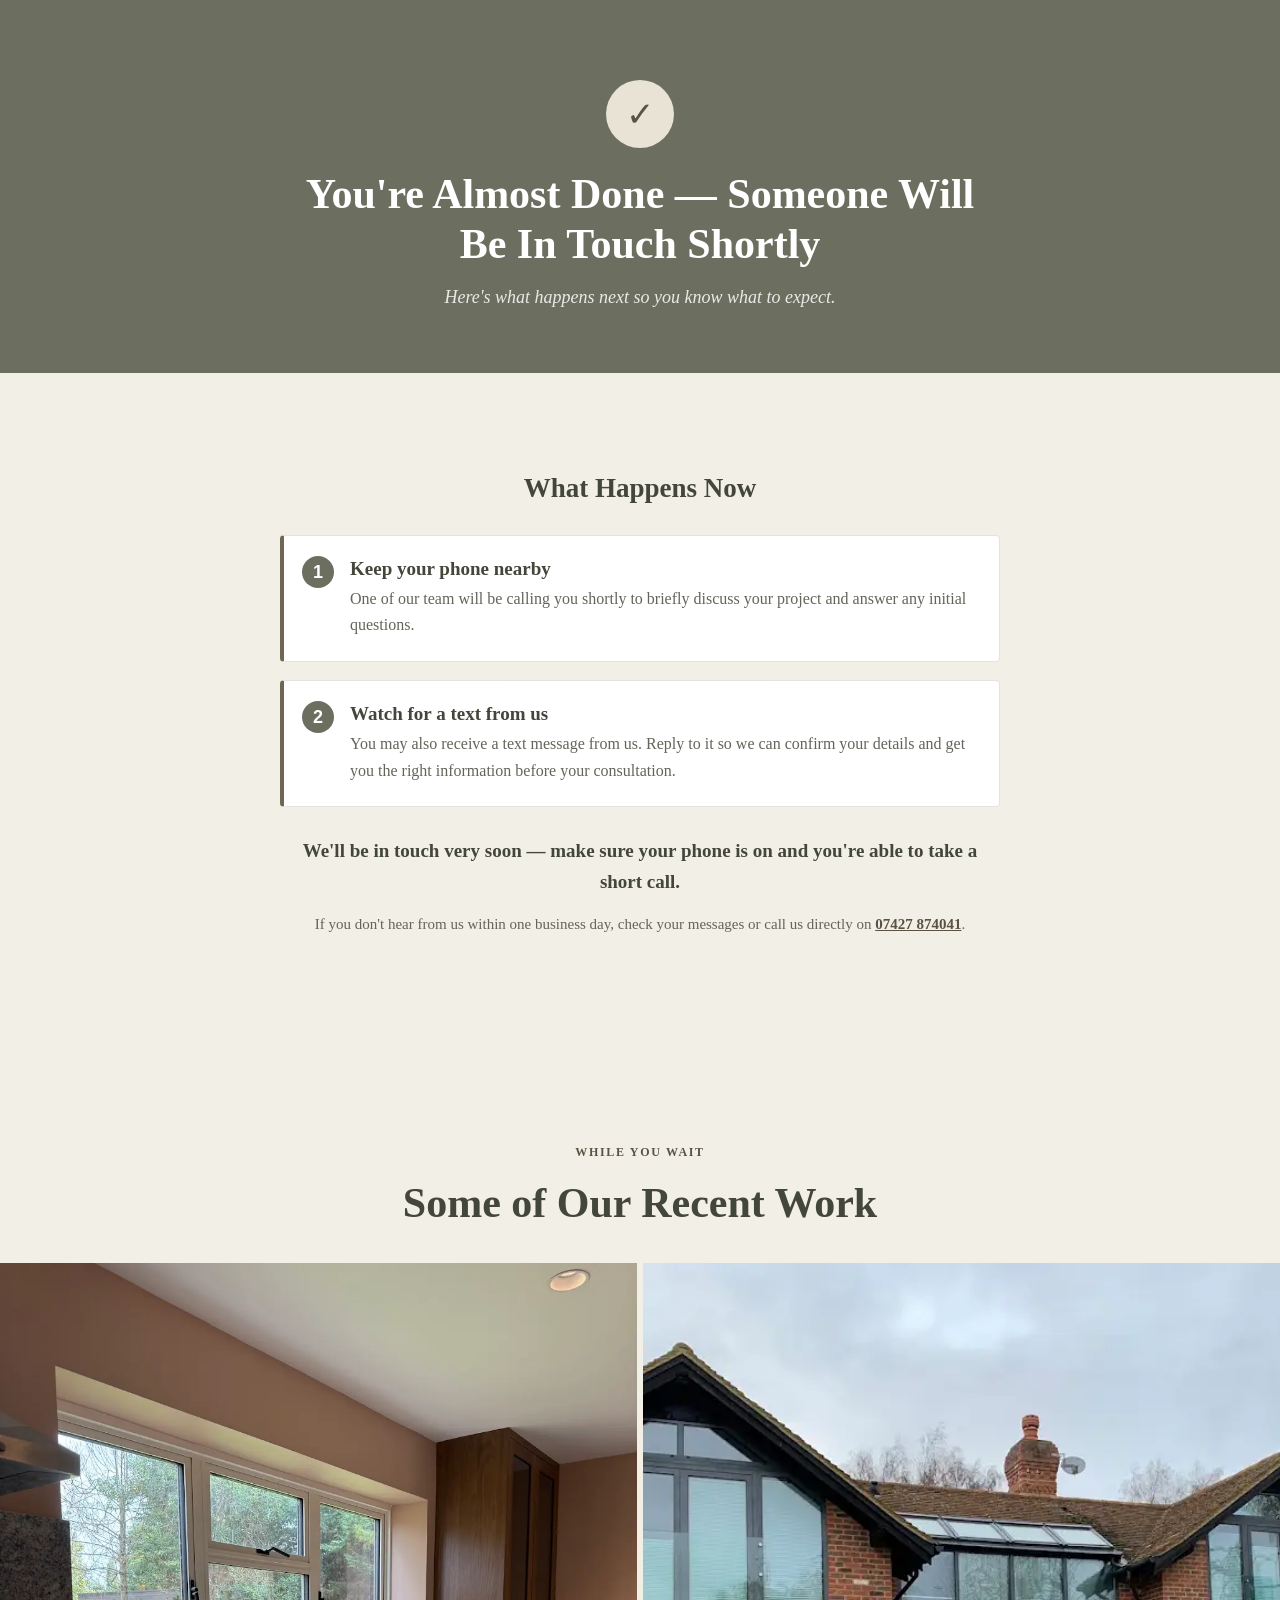
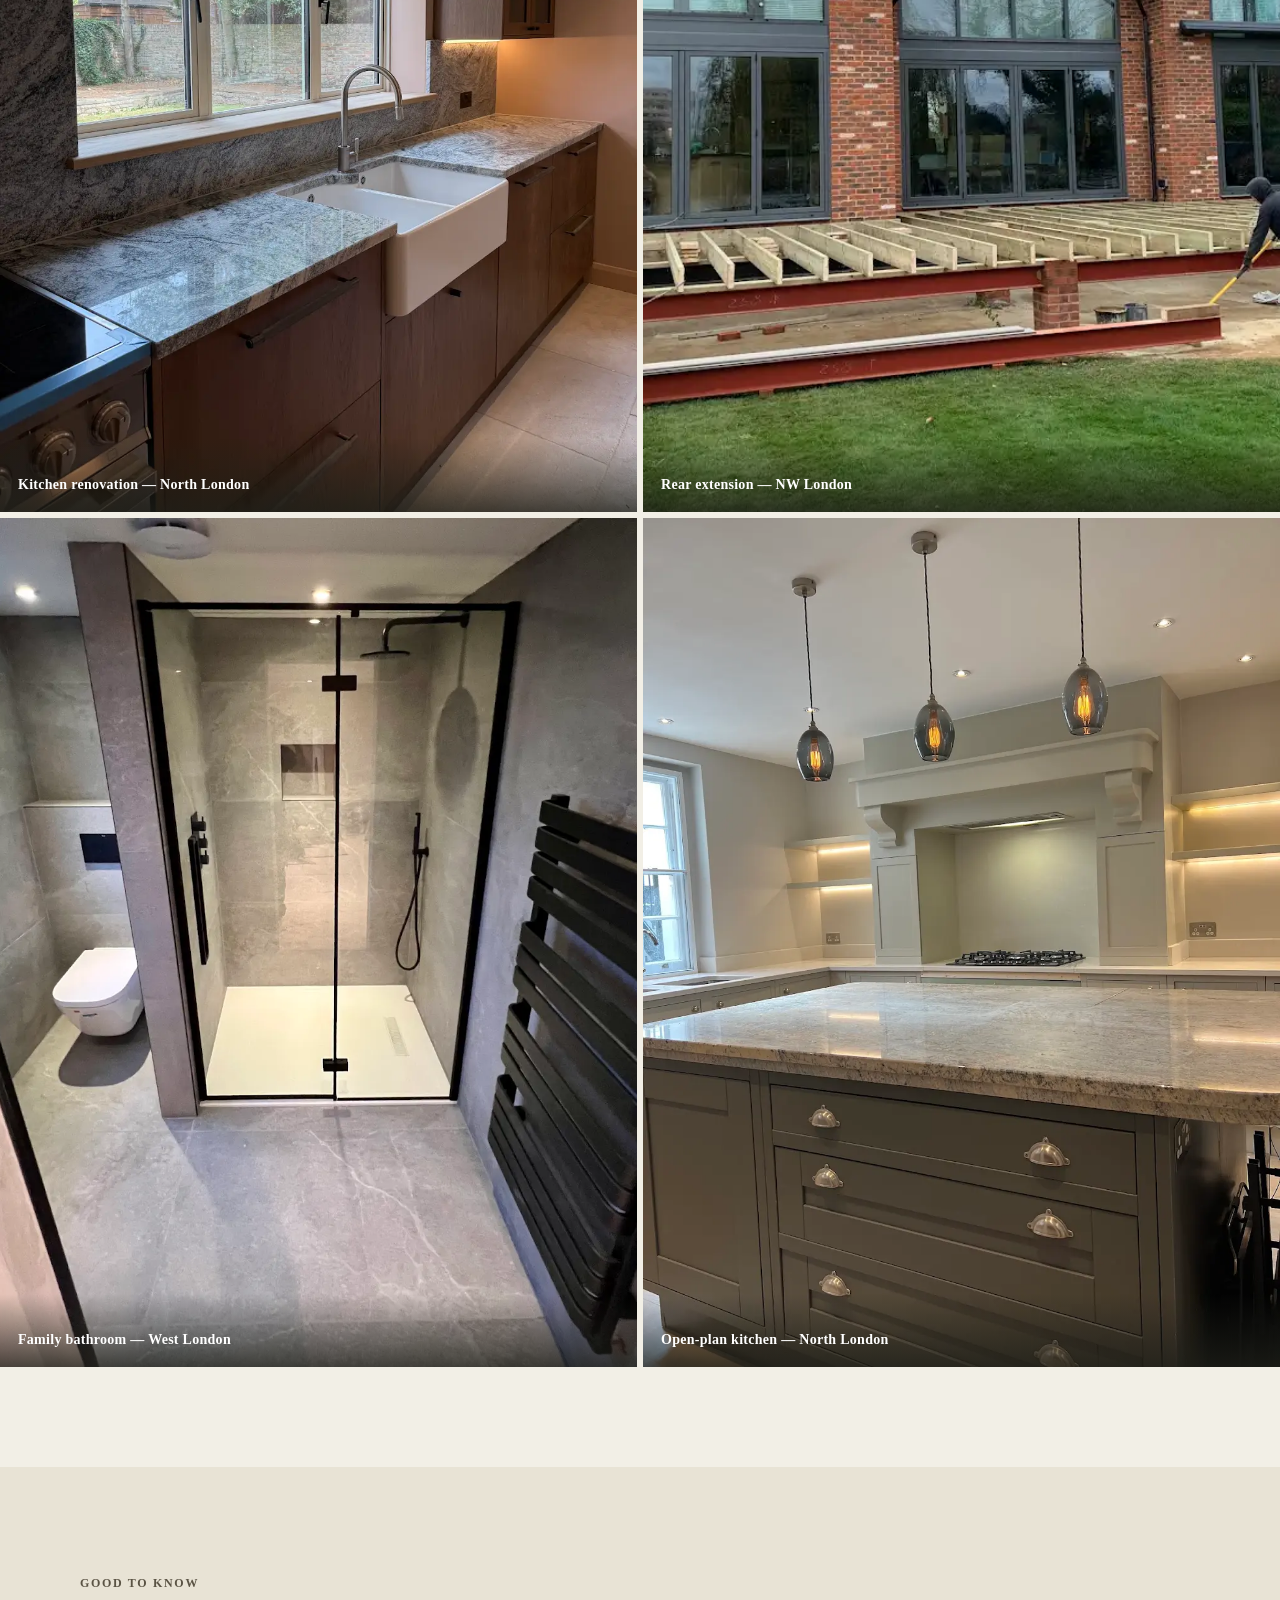
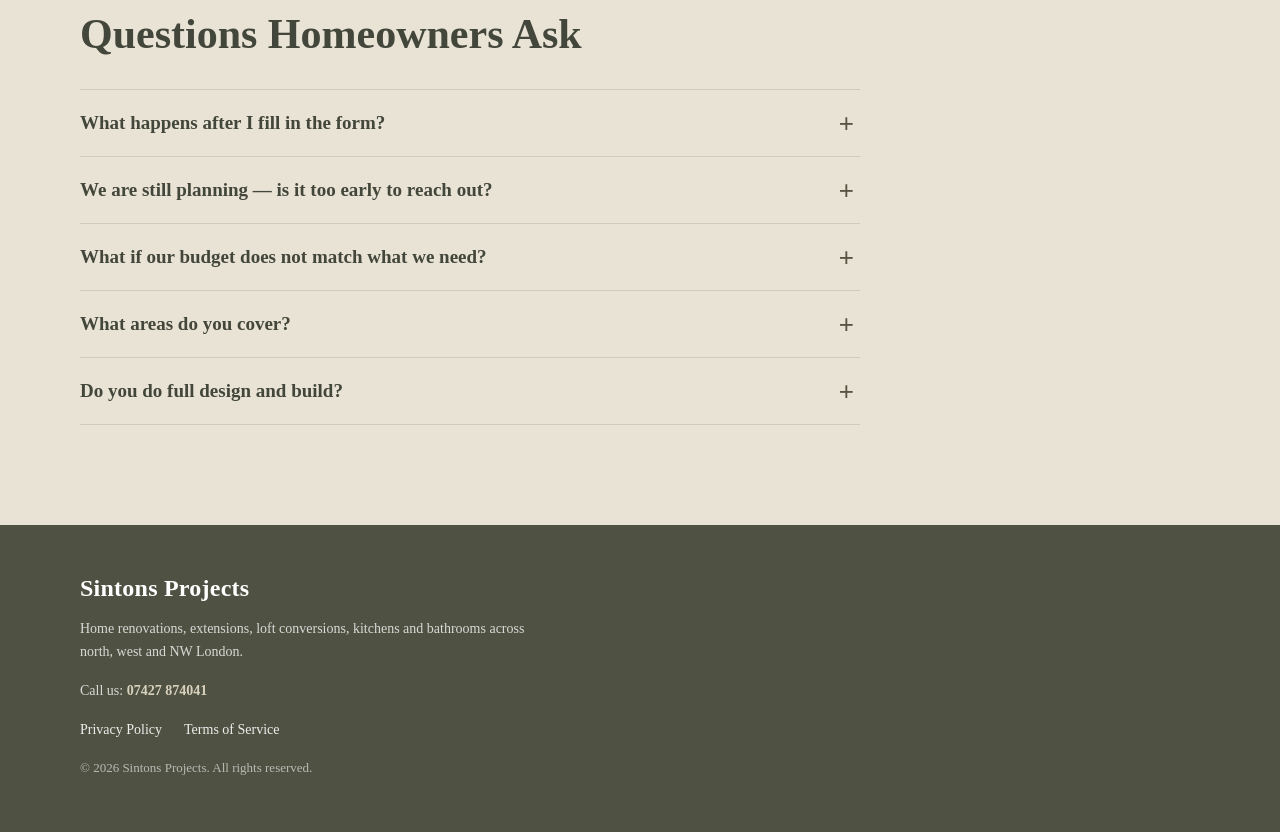
<file: thank-you.html>
<!DOCTYPE html>
<html lang="en-GB">
<head>
  <!-- TRACKING HEAD CODES GO HERE: Meta Pixel, GA4, GTM Head, TikTok, etc. -->

  <meta charset="UTF-8" />
  <meta name="viewport" content="width=device-width, initial-scale=1" />
  <title>Thank You | Sintons Projects</title>
  <meta name="description" content="Thanks for your enquiry. One of the Sintons Projects team will call you shortly to discuss your renovation." />
  <!-- Do not index the thank-you page -->
  <meta name="robots" content="noindex, nofollow" />
  <link rel="stylesheet" href="styles.css" />
</head>
<body>
  <!-- TRACKING BODY CODES GO HERE: GTM Body noscript, etc. -->

  <!-- ============================================================
       CONVERSION EVENT GOES HERE: Fire Meta Schedule/Lead event,
       Google Ads conversion, GA4 conversion, etc.
       Example (uncomment and configure once the Pixel is installed):
       <script>
         // if (typeof fbq === 'function') { fbq('track', 'Schedule'); }
         // gtag('event', 'conversion', { 'send_to': 'AW-XXXX/YYYY' });
       </script>
       ============================================================ -->

  <!-- ==================== HERO ==================== -->
  <header class="ty-hero">
    <div class="container">
      <div class="check" aria-hidden="true">✓</div>
      <h1>You're Almost Done — Someone Will Be In Touch Shortly</h1>
      <p class="subline">Here's what happens next so you know what to expect.</p>
    </div>
  </header>

  <!-- ==================== NEXT STEPS ==================== -->
  <section class="section ty-steps" aria-labelledby="ty-steps-h">
    <div class="container">
      <h2 id="ty-steps-h" class="section-head" style="margin:0 auto 30px;text-align:center;max-width:640px;">What Happens Now</h2>
      <div class="ty-step-list">
        <div class="ty-step">
          <h3>Keep your phone nearby</h3>
          <p>One of our team will be calling you shortly to briefly discuss your project and answer any initial questions.</p>
        </div>
        <div class="ty-step">
          <h3>Watch for a text from us</h3>
          <p>You may also receive a text message from us. Reply to it so we can confirm your details and get you the right information before your consultation.</p>
        </div>
      </div>

      <p class="ty-reinforce">We'll be in touch very soon — make sure your phone is on and you're able to take a short call.</p>
      <!-- Update [X minutes/hours] with your team's real response time. -->
      <p class="ty-help">If you don't hear from us within one business day, check your messages or call us directly on <a href="tel:+447427874041">07427 874041</a>.</p>
    </div>
  </section>

  <!-- ==================== PAST WORK GALLERY ==================== -->
  <section class="section proof" aria-labelledby="ty-proof-h">
    <div class="container">
      <div class="section-head" style="margin:0 auto;text-align:center;max-width:640px;">
        <span class="eyebrow">While you wait</span>
        <h2 id="ty-proof-h">Some of Our Recent Work</h2>
      </div>
    </div>
    <div class="gallery">
      <figure>
        <img src="assets/sintons-kitchen-2.webp" alt="Modern fitted kitchen renovation" loading="lazy" width="1024" height="768" />
        <figcaption>Kitchen renovation — North London</figcaption>
      </figure>
      <figure>
        <img src="assets/sintons-extensions-1.webp" alt="Rear home extension with glazing" loading="lazy" width="1024" height="768" />
        <figcaption>Rear extension — NW London</figcaption>
      </figure>
      <figure>
        <img src="assets/sintons-bathroom-2.webp" alt="Modern bathroom with walk-in shower" loading="lazy" width="1024" height="768" />
        <figcaption>Family bathroom — West London</figcaption>
      </figure>
      <figure>
        <img src="assets/sintons-kitchen-3.webp" alt="Bright open-plan kitchen with island" loading="lazy" width="1024" height="768" />
        <figcaption>Open-plan kitchen — North London</figcaption>
      </figure>
    </div>
  </section>

  <!-- ==================== FAQ (same as landing) ==================== -->
  <section class="section faq" aria-labelledby="ty-faq-h">
    <div class="container">
      <div class="section-head">
        <span class="eyebrow">Good to know</span>
        <h2 id="ty-faq-h">Questions Homeowners Ask</h2>
      </div>
      <div class="faq-list">
        <div class="faq-item">
          <button class="faq-q" aria-expanded="false">What happens after I fill in the form?</button>
          <div class="faq-a"><div class="faq-a-inner">One of our team calls you for a short chat about your project. If it looks like a good fit, we book a free site visit at a time that suits you.</div></div>
        </div>
        <div class="faq-item">
          <button class="faq-q" aria-expanded="false">We are still planning — is it too early to reach out?</button>
          <div class="faq-a"><div class="faq-a-inner">No. Early is a good time to talk. We can help you understand what is possible, what it may cost, and what to plan for.</div></div>
        </div>
        <div class="faq-item">
          <button class="faq-q" aria-expanded="false">What if our budget does not match what we need?</button>
          <div class="faq-a"><div class="faq-a-inner">We will tell you honestly. If the budget and the plan do not line up, we will say so and suggest sensible options rather than overpromising.</div></div>
        </div>
        <div class="faq-item">
          <button class="faq-q" aria-expanded="false">What areas do you cover?</button>
          <div class="faq-a"><div class="faq-a-inner">We work across north London, west London, NW London and the surrounding areas.</div></div>
        </div>
        <div class="faq-item">
          <button class="faq-q" aria-expanded="false">Do you do full design and build?</button>
          <div class="faq-a"><div class="faq-a-inner">Yes. We can manage your project from first idea through to the finished room, including extensions, loft conversions, kitchens, bathrooms and full refurbishments.</div></div>
        </div>
      </div>
    </div>
  </section>

  <!-- ==================== FOOTER ==================== -->
  <footer class="footer">
    <div class="container">
      <div class="footer__brand">Sintons Projects</div>
      <p class="footer__desc">Home renovations, extensions, loft conversions, kitchens and bathrooms across north, west and NW London.</p>
      <p class="footer__desc">Call us: <a class="footer__phone" href="tel:+447427874041">07427 874041</a></p>
      <div class="footer__links">
        <a href="privacy.html">Privacy Policy</a>
        <a href="terms.html">Terms of Service</a>
      </div>
      <p class="footer__legal">© <span data-year>2026</span> Sintons Projects. All rights reserved.</p>
    </div>
  </footer>

  <script src="script.js"></script>
</body>
</html>
</file>
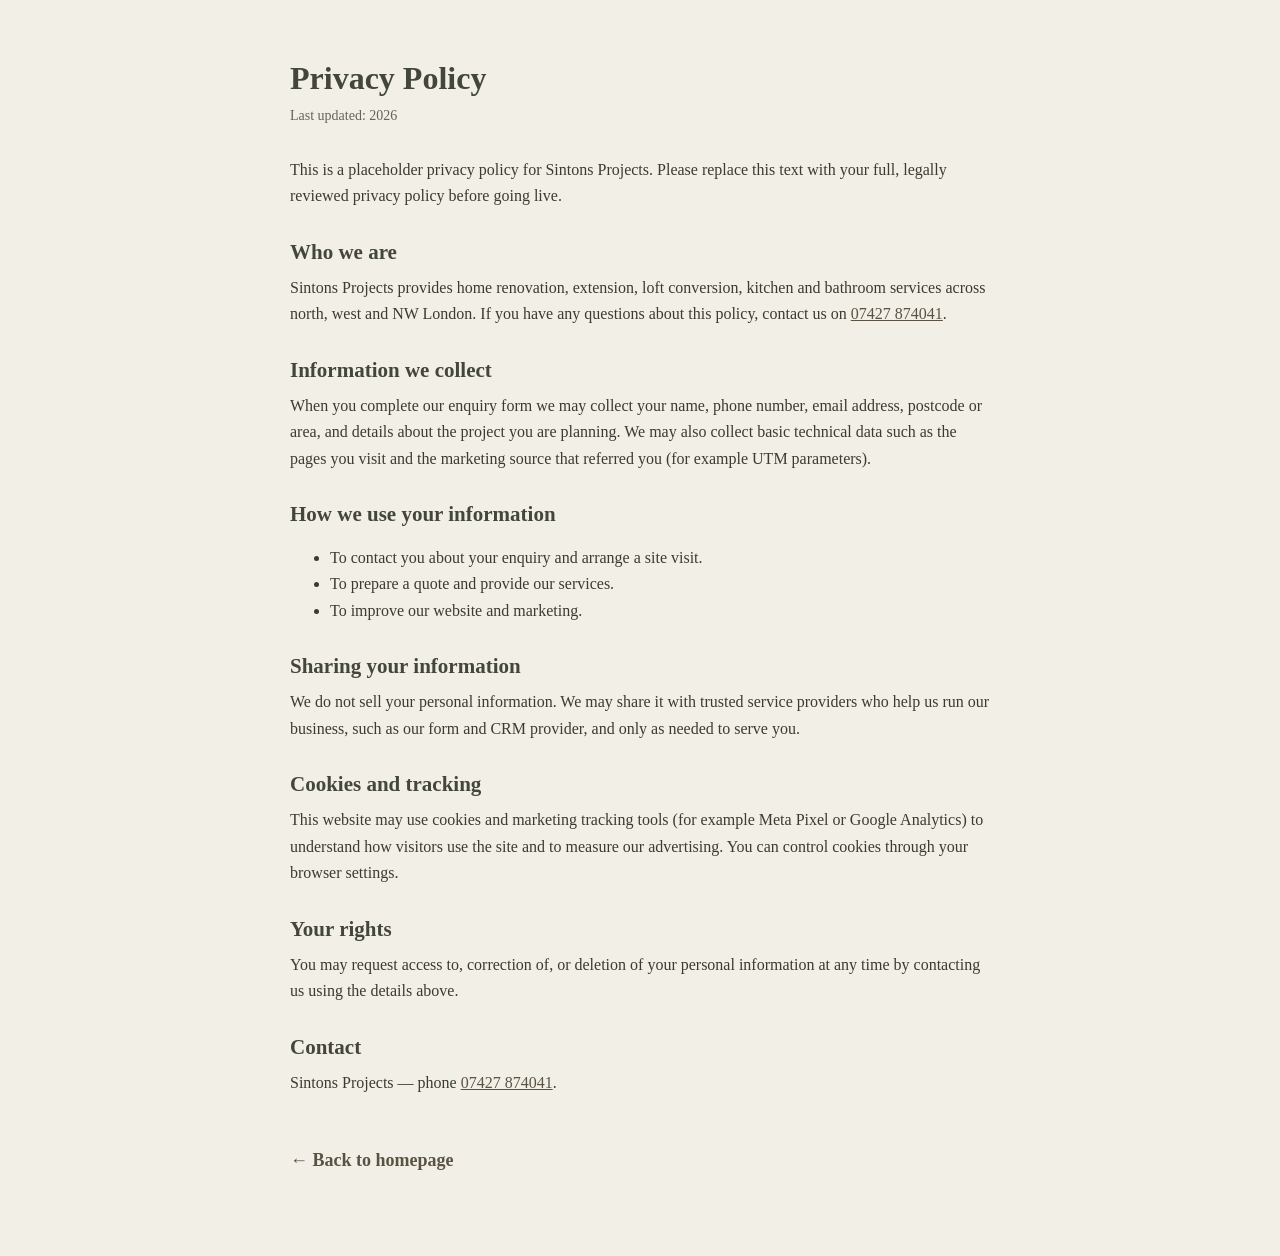
<file: funnel/privacy.html>
<!DOCTYPE html>
<html lang="en-GB">
<head>
  <!-- TRACKING HEAD CODES GO HERE: Meta Pixel, GA4, GTM Head, TikTok, etc. -->

  <meta charset="UTF-8" />
  <meta name="viewport" content="width=device-width, initial-scale=1" />
  <title>Privacy Policy | Sintons Projects</title>
  <meta name="description" content="Privacy policy for Sintons Projects." />
  <meta name="robots" content="noindex, follow" />
  <link rel="stylesheet" href="styles.css" />
</head>
<body>
  <!-- TRACKING BODY CODES GO HERE: GTM Body noscript, etc. -->

  <main class="legal">
    <div class="container">
      <h1>Privacy Policy</h1>
      <p class="updated">Last updated: <span data-year>2026</span></p>

      <p>This is a placeholder privacy policy for Sintons Projects. Please replace this text with your full, legally reviewed privacy policy before going live.</p>

      <h2>Who we are</h2>
      <p>Sintons Projects provides home renovation, extension, loft conversion, kitchen and bathroom services across north, west and NW London. If you have any questions about this policy, contact us on <a href="tel:+447427874041">07427 874041</a>.</p>

      <h2>Information we collect</h2>
      <p>When you complete our enquiry form we may collect your name, phone number, email address, postcode or area, and details about the project you are planning. We may also collect basic technical data such as the pages you visit and the marketing source that referred you (for example UTM parameters).</p>

      <h2>How we use your information</h2>
      <ul>
        <li>To contact you about your enquiry and arrange a site visit.</li>
        <li>To prepare a quote and provide our services.</li>
        <li>To improve our website and marketing.</li>
      </ul>

      <h2>Sharing your information</h2>
      <p>We do not sell your personal information. We may share it with trusted service providers who help us run our business, such as our form and CRM provider, and only as needed to serve you.</p>

      <h2>Cookies and tracking</h2>
      <p>This website may use cookies and marketing tracking tools (for example Meta Pixel or Google Analytics) to understand how visitors use the site and to measure our advertising. You can control cookies through your browser settings.</p>

      <h2>Your rights</h2>
      <p>You may request access to, correction of, or deletion of your personal information at any time by contacting us using the details above.</p>

      <h2>Contact</h2>
      <p>Sintons Projects — phone <a href="tel:+447427874041">07427 874041</a>.</p>

      <a class="back" href="landing.html">← Back to homepage</a>
    </div>
  </main>

  <script src="script.js"></script>
</body>
</html>
</file>
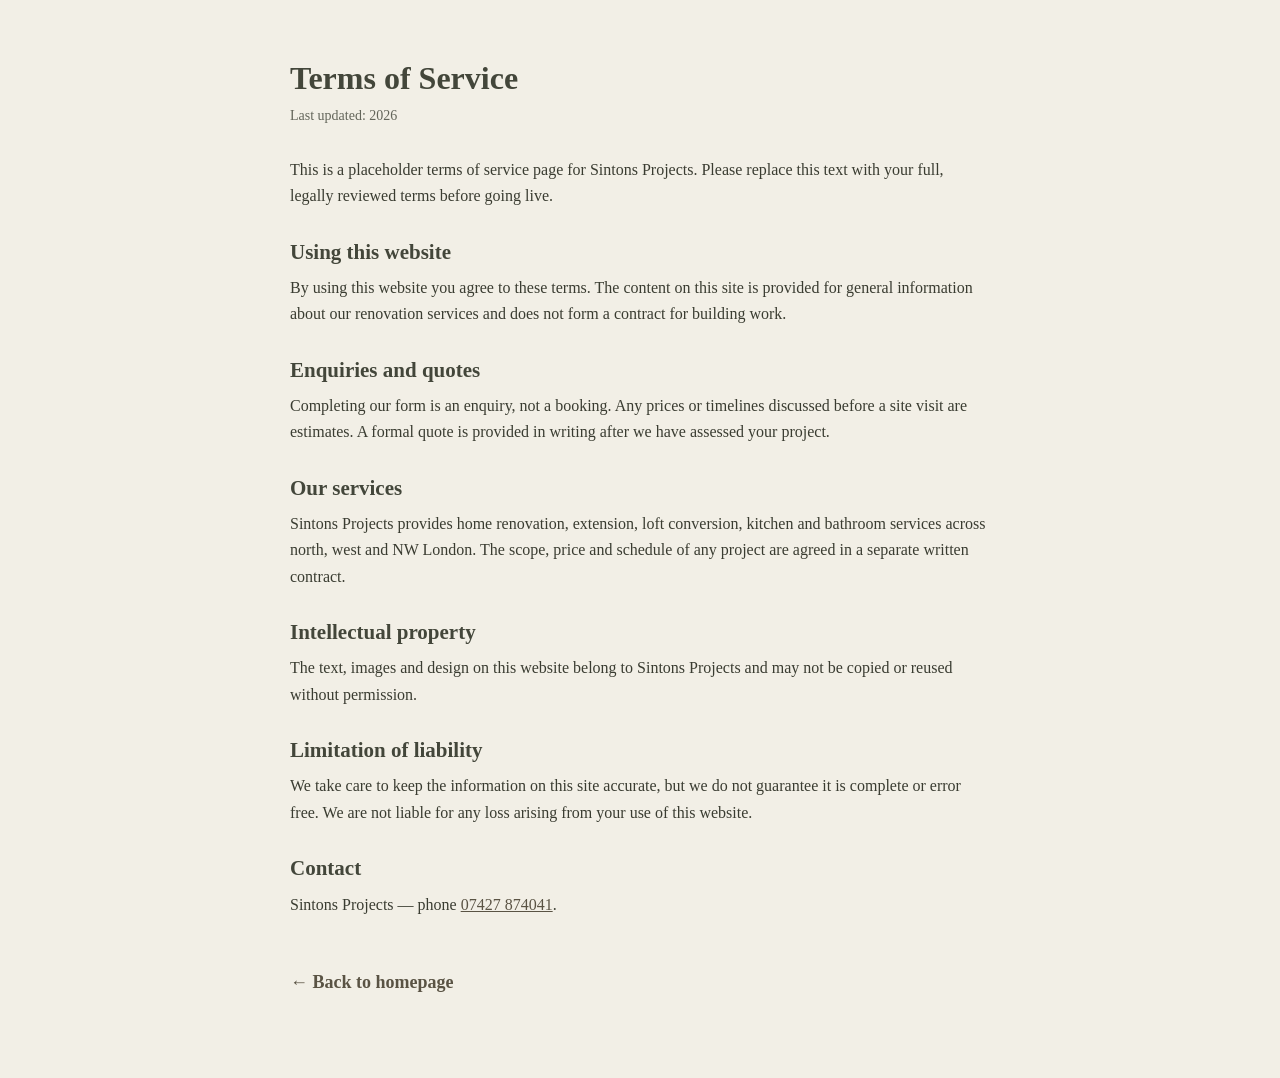
<file: funnel/terms.html>
<!DOCTYPE html>
<html lang="en-GB">
<head>
  <!-- TRACKING HEAD CODES GO HERE: Meta Pixel, GA4, GTM Head, TikTok, etc. -->

  <meta charset="UTF-8" />
  <meta name="viewport" content="width=device-width, initial-scale=1" />
  <title>Terms of Service | Sintons Projects</title>
  <meta name="description" content="Terms of service for Sintons Projects." />
  <meta name="robots" content="noindex, follow" />
  <link rel="stylesheet" href="styles.css" />
</head>
<body>
  <!-- TRACKING BODY CODES GO HERE: GTM Body noscript, etc. -->

  <main class="legal">
    <div class="container">
      <h1>Terms of Service</h1>
      <p class="updated">Last updated: <span data-year>2026</span></p>

      <p>This is a placeholder terms of service page for Sintons Projects. Please replace this text with your full, legally reviewed terms before going live.</p>

      <h2>Using this website</h2>
      <p>By using this website you agree to these terms. The content on this site is provided for general information about our renovation services and does not form a contract for building work.</p>

      <h2>Enquiries and quotes</h2>
      <p>Completing our form is an enquiry, not a booking. Any prices or timelines discussed before a site visit are estimates. A formal quote is provided in writing after we have assessed your project.</p>

      <h2>Our services</h2>
      <p>Sintons Projects provides home renovation, extension, loft conversion, kitchen and bathroom services across north, west and NW London. The scope, price and schedule of any project are agreed in a separate written contract.</p>

      <h2>Intellectual property</h2>
      <p>The text, images and design on this website belong to Sintons Projects and may not be copied or reused without permission.</p>

      <h2>Limitation of liability</h2>
      <p>We take care to keep the information on this site accurate, but we do not guarantee it is complete or error free. We are not liable for any loss arising from your use of this website.</p>

      <h2>Contact</h2>
      <p>Sintons Projects — phone <a href="tel:+447427874041">07427 874041</a>.</p>

      <a class="back" href="landing.html">← Back to homepage</a>
    </div>
  </main>

  <script src="script.js"></script>
</body>
</html>
</file>
<file: styles.css>
/* ==========================================================================
   Sintons Projects — Renovation Funnel
   styles.css  |  Mobile-first (base = 390px), scaled up with min-width queries
   Palette + tone match sintonsprojects.co.uk: muted sage green, cream,
   taupe buttons, elegant serif type.
   ========================================================================== */

/* ---------- Design tokens ---------- */
:root {
  /* Brand palette (sampled from sintonsprojects.co.uk) */
  --cream:      #f2efe6;   /* page background, light */
  --cream-2:    #e8e3d5;   /* alt light / cards */
  --sage:       #888b79;   /* signature mid sage */
  --sage-dark:  #6c6f5f;   /* dark sections / hero overlay base */
  --sage-darker:#4f5243;   /* footer */
  --taupe:      #6f6656;   /* CTA buttons */
  --taupe-dark: #5a5344;   /* CTA hover / links / labels */

  --text:       #3a3c31;   /* body text on cream */
  --heading:    #43463a;   /* headings on cream */
  --muted:      #63655a;   /* secondary text on cream */

  --stone:      #d8d1bd;   /* pale labels on dark */
  --gold:       #bda66a;   /* review stars only */
  --white:      #ffffff;

  --line:       rgba(58, 60, 49, 0.14);
  --line-light: rgba(255, 255, 255, 0.20);

  --font-head: Georgia, "Times New Roman", "Playfair Display", serif;
  --font-body: Georgia, "Times New Roman", serif;

  --maxw: 1200px;
  --readw: 640px;
  --radius: 4px;

  --pad-x: 24px;          /* min horizontal padding on mobile */
  --sec-y: 60px;          /* section padding, mobile */
}

/* ---------- Reset / base ---------- */
* { box-sizing: border-box; }

html { scroll-behavior: smooth; -webkit-text-size-adjust: 100%; }

body {
  margin: 0;
  font-family: var(--font-body);
  font-size: 17px;
  line-height: 1.65;
  color: var(--text);
  background: var(--cream);
  overflow-x: hidden;
}

h1, h2, h3, h4 {
  font-family: var(--font-head);
  line-height: 1.18;
  margin: 0 0 0.5em;
  font-weight: 700;
  letter-spacing: 0;
  color: var(--heading);
}

p { margin: 0 0 1em; }
img { display: block; max-width: 100%; height: auto; }
a { color: inherit; }

.container {
  width: 100%;
  max-width: var(--maxw);
  margin: 0 auto;
  padding: 0 var(--pad-x);
}

.section { padding: var(--sec-y) 0; }

.eyebrow {
  display: inline-block;
  font-family: var(--font-body);
  font-size: 12px;
  font-weight: 700;
  letter-spacing: 0.14em;
  text-transform: uppercase;
  color: var(--taupe-dark);
  margin-bottom: 16px;
}

.section-head { max-width: var(--readw); }
.section-head h2 { font-size: 30px; }
.section-head .subline {
  color: var(--muted);
  font-size: 18px;
  font-style: italic;
  margin-bottom: 0;
}

.body-copy { max-width: var(--readw); }

/* ---------- Buttons ---------- */
.btn {
  display: inline-block;
  width: 100%;
  text-align: center;
  font-family: var(--font-body);
  background: var(--taupe);
  color: #fff;
  font-weight: 700;
  font-size: 17px;
  letter-spacing: 0.02em;
  padding: 17px 28px;
  border: none;
  border-radius: var(--radius);
  cursor: pointer;
  text-decoration: none;
  transition: background-color 0.15s ease;
  -webkit-appearance: none;
}
.btn:hover { background: var(--taupe-dark); }
.btn:focus-visible { outline: 3px solid #fff; outline-offset: 2px; }

.btn-lg { padding: 19px 32px; font-size: 18px; }

.friction {
  font-size: 14px;
  font-style: italic;
  color: var(--muted);
  margin: 14px 0 0;
}
.hero .friction { color: rgba(255, 255, 255, 0.85); }

/* ---------- Hero ---------- */
.hero {
  position: relative;
  min-height: 80vh;
  display: flex;
  align-items: center;
  color: #fff;
  background: var(--sage-dark) center / cover no-repeat;
  background-image:
    linear-gradient(180deg, rgba(38,40,32,0.52) 0%, rgba(38,40,32,0.62) 55%, rgba(38,40,32,0.78) 100%),
    url("assets/sintons-kitchen-2.webp");
}
.hero__inner {
  width: 100%;
  max-width: 760px;
  margin: 0 auto;
  padding: 96px var(--pad-x);
  text-align: center;
}
.hero .eyebrow { color: var(--stone); }
.hero h1 {
  font-size: 38px;
  color: #fff;
  margin-bottom: 18px;
  font-weight: 700;
  text-shadow: 0 2px 20px rgba(0, 0, 0, 0.35);
}
.hero__sub {
  font-size: 19px;
  font-style: italic;
  color: rgba(255, 255, 255, 0.92);
  max-width: 540px;
  margin: 0 auto 28px;
}
.hero__cta { max-width: 420px; margin: 0 auto; }

.hero__trust {
  margin-top: 34px;
  display: flex;
  flex-wrap: wrap;
  justify-content: center;
  gap: 10px 22px;
  font-size: 14px;
  color: rgba(255, 255, 255, 0.9);
}
.hero__trust span { display: inline-flex; align-items: center; gap: 7px; }
.stars { color: var(--gold); letter-spacing: 1px; font-family: Arial, sans-serif; }

/* ---------- Social proof strip ---------- */
.proofstrip {
  background: var(--sage);
  color: #fff;
  padding: 40px 0;
}
.proofstrip__grid {
  display: grid;
  grid-template-columns: 1fr;
  gap: 26px;
  align-items: center;
}
.proofstrip__stats {
  display: flex;
  flex-wrap: wrap;
  gap: 22px 34px;
}
.stat .num {
  font-family: var(--font-head);
  font-size: 34px;
  font-weight: 700;
  color: #fff;
  line-height: 1;
}
.stat .lbl {
  font-size: 12px;
  color: rgba(255, 255, 255, 0.82);
  text-transform: uppercase;
  letter-spacing: 0.08em;
  margin-top: 6px;
}
.proofstrip__quote {
  border-left: 3px solid var(--cream-2);
  padding-left: 18px;
}
.proofstrip__quote p {
  font-size: 18px;
  font-style: italic;
  margin: 0 0 8px;
  color: #fff;
}
.proofstrip__quote cite {
  font-style: normal;
  font-size: 13px;
  letter-spacing: 0.04em;
  color: rgba(255, 255, 255, 0.82);
}
.badges {
  display: flex;
  flex-wrap: wrap;
  gap: 10px;
  margin-top: 8px;
}
.badge {
  font-family: var(--font-body);
  font-size: 11px;
  font-weight: 700;
  letter-spacing: 0.08em;
  text-transform: uppercase;
  color: #fff;
  border: 1px solid var(--line-light);
  border-radius: 3px;
  padding: 7px 11px;
}

/* ---------- Problem section (light) ---------- */
.problem { background: var(--cream-2); }
.pain-grid {
  display: grid;
  grid-template-columns: 1fr;
  gap: 1px;
  margin-top: 34px;
  background: var(--line);
  border: 1px solid var(--line);
  border-radius: var(--radius);
  overflow: hidden;
}
.pain {
  background: var(--cream);
  padding: 26px 24px;
}
.pain h3 { font-size: 19px; color: var(--heading); margin-bottom: 8px; }
.pain p { margin: 0; color: var(--muted); font-size: 16px; }

/* ---------- Mechanism (image-led) ---------- */
.mechanism { padding: 0; background: var(--cream); }
.mech-hero {
  position: relative;
  min-height: 460px;
  display: flex;
  align-items: flex-end;
  color: #fff;
  background: var(--sage-dark) center / cover no-repeat;
  background-image:
    linear-gradient(180deg, rgba(38,40,32,0.12) 0%, rgba(38,40,32,0.52) 58%, rgba(38,40,32,0.86) 100%),
    url("assets/sintons-extensions-1.webp");
}
.mech-hero__inner {
  width: 100%;
  max-width: var(--maxw);
  margin: 0 auto;
  padding: 48px var(--pad-x);
}
.mech-hero .eyebrow { color: var(--stone); }
.mech-hero h2 { color: #fff; font-size: 30px; max-width: 620px; }
.mech-hero__sub {
  color: rgba(255, 255, 255, 0.9);
  font-style: italic;
  max-width: 560px;
  margin-bottom: 22px;
}
.mech-points {
  display: grid;
  grid-template-columns: 1fr;
  gap: 16px;
  list-style: none;
  padding: 0;
  margin: 0;
  max-width: 820px;
}
.mech-points li {
  padding-left: 26px;
  position: relative;
  color: rgba(255, 255, 255, 0.95);
  font-size: 16px;
}
.mech-points li strong { color: #fff; }
.mech-points li::before {
  content: "";
  position: absolute;
  left: 0;
  top: 9px;
  width: 10px;
  height: 10px;
  background: var(--cream-2);
  border-radius: 1px;
}

/* ---------- How it works (light) ---------- */
.steps {
  display: grid;
  grid-template-columns: 1fr;
  gap: 22px;
  margin-top: 36px;
  counter-reset: step;
}
.step {
  border-top: 2px solid var(--taupe);
  padding-top: 18px;
}
.step .n {
  counter-increment: step;
  font-family: var(--font-body);
  font-size: 13px;
  font-weight: 700;
  color: var(--taupe-dark);
  letter-spacing: 0.1em;
}
.step .n::before { content: "STEP " counter(step); }
.step h3 { font-size: 21px; margin: 8px 0 6px; }
.step p { margin: 0; color: var(--muted); font-size: 16px; }

/* ---------- What you get (dark sage) ---------- */
.get { background: var(--sage-dark); color: #fff; }
.get .eyebrow { color: var(--stone); }
.get h2 { color: #fff; font-size: 30px; }
.get-list {
  list-style: none;
  padding: 0;
  margin: 30px 0 0;
  display: grid;
  gap: 14px;
  max-width: 720px;
}
.get-list li {
  position: relative;
  padding: 18px 20px 18px 54px;
  background: rgba(255, 255, 255, 0.06);
  border-radius: var(--radius);
  border: 1px solid var(--line-light);
  font-size: 16px;
  color: rgba(255, 255, 255, 0.95);
}
.get-list li::before {
  content: "✓";
  position: absolute;
  left: 18px;
  top: 16px;
  width: 24px;
  height: 24px;
  line-height: 24px;
  text-align: center;
  background: var(--cream-2);
  color: var(--taupe-dark);
  font-weight: 700;
  border-radius: 50%;
  font-size: 14px;
  font-family: Arial, sans-serif;
}

/* ---------- Proof gallery ---------- */
.proof { background: var(--cream); }
.gallery {
  display: grid;
  grid-template-columns: 1fr;
  gap: 4px;
  margin-top: 34px;
}
.gallery figure {
  position: relative;
  margin: 0;
  min-height: 300px;
  overflow: hidden;
  background: var(--cream-2);
}
.gallery img {
  width: 100%;
  height: 100%;
  min-height: 300px;
  object-fit: cover;
}
.gallery figcaption {
  position: absolute;
  left: 0;
  right: 0;
  bottom: 0;
  padding: 34px 18px 16px;
  color: #fff;
  font-size: 14px;
  font-weight: 600;
  letter-spacing: 0.02em;
  background: linear-gradient(180deg, rgba(30,31,25,0) 0%, rgba(30,31,25,0.78) 100%);
}
/* Testimonial overlaid on a project image (no grey card) */
.gallery figure.quote figcaption {
  padding: 28px 22px;
  background: rgba(44, 46, 38, 0.66);
  position: absolute;
  inset: 0;
  display: flex;
  flex-direction: column;
  justify-content: center;
  font-size: 17px;
  font-style: italic;
  font-weight: 400;
  line-height: 1.5;
}
.gallery figure.quote cite {
  display: block;
  margin-top: 12px;
  font-style: normal;
  font-size: 12px;
  letter-spacing: 0.06em;
  text-transform: uppercase;
  color: var(--stone);
  font-weight: 700;
}

/* ---------- FAQ ---------- */
.faq { background: var(--cream-2); }
.faq-list {
  margin-top: 30px;
  max-width: 780px;
  border-top: 1px solid var(--line);
}
.faq-item { border-bottom: 1px solid var(--line); }
.faq-q {
  width: 100%;
  text-align: left;
  background: none;
  border: none;
  padding: 22px 44px 22px 0;
  font-size: 19px;
  font-weight: 700;
  color: var(--heading);
  cursor: pointer;
  position: relative;
  font-family: var(--font-head);
}
.faq-q::after {
  content: "+";
  position: absolute;
  right: 6px;
  top: 50%;
  transform: translateY(-50%);
  font-size: 26px;
  font-weight: 400;
  font-family: Arial, sans-serif;
  color: var(--taupe-dark);
}
.faq-item.open .faq-q::after { content: "–"; }
.faq-a { max-height: 0; overflow: hidden; transition: max-height 0.25s ease; }
.faq-a-inner {
  padding: 0 0 22px;
  color: var(--muted);
  font-size: 16px;
  max-width: var(--readw);
}
.faq-item.open .faq-a { max-height: 400px; }

/* ---------- Form section (dark sage) ---------- */
.formsec { background: var(--sage-dark); color: #fff; }
.formsec .eyebrow { color: var(--stone); }
.formsec h2 { color: #fff; font-size: 30px; }
.formsec .subline { color: rgba(255, 255, 255, 0.85); }
.formsec .section-head { margin-left: auto; margin-right: auto; text-align: center; }
.form-reassure {
  list-style: none;
  padding: 0;
  margin: 20px auto 0;
  max-width: 660px;
  display: flex;
  flex-wrap: wrap;
  justify-content: center;
  gap: 8px 24px;
  text-align: center;
}
.form-reassure li {
  position: relative;
  padding-left: 24px;
  font-size: 15px;
  font-weight: 700;
  color: rgba(255, 255, 255, 0.95);
}
.form-reassure li::before {
  content: "✓";
  position: absolute;
  left: 0;
  top: 0;
  color: var(--stone);
  font-family: Arial, sans-serif;
  font-weight: 700;
}
.form-wrap {
  margin: 28px auto 0;
  background: #fff;
  border-radius: 8px;
  padding: 10px;
  max-width: 720px;
}
.form-wrap iframe {
  width: 100%;
  /* Explicit pixel height — mobile Safari collapses iframes set to height:100%.
     GHL's form_embed.js resizes this to the real form height once loaded. */
  height: 900px;
  min-height: 820px;
  border: none;
  border-radius: 6px;
  display: block;
}
@media (min-width: 700px) {
  .form-wrap iframe { height: 820px; }
}
.form-embed-placeholder {
  min-height: 500px;
  display: flex;
  align-items: center;
  justify-content: center;
  text-align: center;
  color: var(--muted);
  border: 2px dashed var(--line);
  border-radius: 6px;
  padding: 40px;
}
.form-call {
  margin-top: 22px;
  text-align: center;
  color: rgba(255, 255, 255, 0.92);
  font-size: 16px;
}
.form-call a { color: var(--stone); font-weight: 700; text-decoration: underline; white-space: nowrap; }

/* ---------- Final CTA ---------- */
.finalcta {
  position: relative;
  color: #fff;
  text-align: center;
  background: var(--sage-dark) center / cover no-repeat;
  background-image:
    linear-gradient(180deg, rgba(38,40,32,0.70) 0%, rgba(38,40,32,0.82) 100%),
    url("assets/sintons-bathroom-1.webp");
}
.finalcta .container { max-width: 640px; }
.finalcta .eyebrow { color: var(--stone); }
.finalcta h2 { color: #fff; font-size: 32px; }
.finalcta p { color: rgba(255, 255, 255, 0.9); font-style: italic; }
.finalcta .btn { max-width: 420px; margin: 10px auto 0; }
.finalcta .friction { color: rgba(255, 255, 255, 0.82); }

/* ---------- Footer ---------- */
.footer {
  background: var(--sage-darker);
  color: rgba(255, 255, 255, 0.78);
  padding: 44px 0 40px;
  font-size: 14px;
}
.footer__brand {
  font-family: var(--font-head);
  font-size: 24px;
  font-weight: 700;
  color: #fff;
  letter-spacing: 0.01em;
}
.footer__desc { margin: 8px 0 16px; max-width: 460px; }
.footer__links { display: flex; gap: 22px; margin-bottom: 16px; }
.footer__links a { color: rgba(255, 255, 255, 0.9); text-decoration: none; }
.footer__links a:hover { color: #fff; text-decoration: underline; }
.footer__legal { color: rgba(255, 255, 255, 0.6); font-size: 13px; }
.footer__phone { color: var(--stone); text-decoration: none; font-weight: 700; }

/* ---------- Sticky mobile CTA ---------- */
.sticky-cta {
  position: fixed;
  left: 0; right: 0; bottom: 0;
  z-index: 40;
  display: flex;
  gap: 10px;
  padding: 10px 12px calc(10px + env(safe-area-inset-bottom));
  background: rgba(44, 46, 38, 0.97);
  border-top: 1px solid var(--line-light);
  transform: translateY(120%);
  transition: transform 0.25s ease;
}
.sticky-cta.show { transform: translateY(0); }
.sticky-cta .btn { padding: 14px; font-size: 16px; }
.sticky-cta .btn-call {
  flex: 0 0 54px;
  width: 54px;
  background: transparent;
  border: 1px solid var(--line-light);
  color: #fff;
  display: flex;
  align-items: center;
  justify-content: center;
  font-size: 20px;
}
.sticky-cta .btn-call:hover { background: rgba(255, 255, 255, 0.1); }

/* ---------- Thank-you page ---------- */
.ty-hero {
  background: var(--sage-dark);
  color: #fff;
  text-align: center;
  padding: 80px 0 60px;
}
.ty-hero .check {
  width: 68px; height: 68px;
  margin: 0 auto 22px;
  border-radius: 50%;
  background: var(--cream-2);
  color: var(--taupe-dark);
  font-size: 34px;
  line-height: 68px;
  font-family: Arial, sans-serif;
}
.ty-hero h1 { color: #fff; font-size: 32px; max-width: 720px; margin: 0 auto 14px; }
.ty-hero .subline { color: rgba(255,255,255,0.85); font-size: 18px; font-style: italic; max-width: 560px; margin: 0 auto; }

.ty-steps { background: var(--cream); }
.ty-step-list {
  display: grid;
  gap: 18px;
  max-width: 720px;
  margin: 0 auto;
  counter-reset: tystep;
}
.ty-step {
  position: relative;
  background: #fff;
  border: 1px solid var(--line);
  border-left: 4px solid var(--taupe);
  border-radius: var(--radius);
  padding: 22px 22px 22px 66px;
}
.ty-step::before {
  counter-increment: tystep;
  content: counter(tystep);
  position: absolute;
  left: 18px; top: 20px;
  width: 32px; height: 32px;
  line-height: 32px;
  text-align: center;
  background: var(--sage-dark);
  color: #fff;
  font-weight: 700;
  border-radius: 50%;
  font-family: Arial, sans-serif;
}
.ty-step h3 { font-size: 19px; margin: 0 0 6px; }
.ty-step p { margin: 0; color: var(--muted); font-size: 16px; }

.ty-reinforce {
  max-width: 720px;
  margin: 28px auto 0;
  text-align: center;
  font-size: 19px;
  font-weight: 700;
  font-family: var(--font-head);
  color: var(--heading);
}
.ty-help {
  max-width: 720px;
  margin: 14px auto 0;
  text-align: center;
  color: var(--muted);
  font-size: 15px;
}
.ty-help a { color: var(--taupe-dark); font-weight: 700; text-decoration: underline; }

/* ---------- Simple legal pages ---------- */
.legal { background: var(--cream); padding: 60px 0 80px; }
.legal .container { max-width: 780px; }
.legal h1 { font-size: 32px; margin-bottom: 6px; }
.legal .updated { color: var(--muted); font-size: 14px; margin-bottom: 30px; }
.legal h2 { font-size: 21px; margin-top: 30px; }
.legal p, .legal li { color: var(--text); font-size: 16px; }
.legal a { color: var(--taupe-dark); }
.legal .back { display: inline-block; margin-top: 34px; font-weight: 700; color: var(--taupe-dark); text-decoration: none; }

/* ==========================================================================
   Tablet  ≥ 700px
   ========================================================================== */
@media (min-width: 700px) {
  .proofstrip__grid { grid-template-columns: 1.1fr 1fr; gap: 40px; }
  .pain-grid { grid-template-columns: 1fr 1fr; }
  .steps { grid-template-columns: repeat(3, 1fr); gap: 30px; }
  .mech-points { grid-template-columns: 1fr 1fr; gap: 16px 34px; }
  .gallery { grid-template-columns: 1fr 1fr; gap: 6px; }
}

/* ==========================================================================
   Desktop  ≥ 992px
   ========================================================================== */
@media (min-width: 992px) {
  :root { --sec-y: 100px; --pad-x: 40px; }

  body { font-size: 18px; }

  .hero { min-height: 92vh; }
  .hero h1 { font-size: 56px; }
  .hero__sub { font-size: 21px; }

  .section-head h2,
  .get h2, .formsec h2,
  .mech-hero h2, .proof .section-head h2, .faq .section-head h2 { font-size: 42px; }

  .finalcta h2 { font-size: 44px; }
  .ty-hero h1 { font-size: 42px; }

  .btn { width: auto; }
  .hero__cta .btn, .finalcta .btn, .formsec .btn { width: 100%; }

  .mech-hero { min-height: 560px; }
  .gallery figure, .gallery img { min-height: 360px; }

  .sticky-cta { display: none; }
}

/* Respect reduced motion */
@media (prefers-reduced-motion: reduce) {
  html { scroll-behavior: auto; }
  * { transition: none !important; }
}
</file>
<file: funnel/styles.css>
/* ==========================================================================
   Sintons Projects — Renovation Funnel
   styles.css  |  Mobile-first (base = 390px), scaled up with min-width queries
   Palette + tone match sintonsprojects.co.uk: muted sage green, cream,
   taupe buttons, elegant serif type.
   ========================================================================== */

/* ---------- Design tokens ---------- */
:root {
  /* Brand palette (sampled from sintonsprojects.co.uk) */
  --cream:      #f2efe6;   /* page background, light */
  --cream-2:    #e8e3d5;   /* alt light / cards */
  --sage:       #888b79;   /* signature mid sage */
  --sage-dark:  #6c6f5f;   /* dark sections / hero overlay base */
  --sage-darker:#4f5243;   /* footer */
  --taupe:      #6f6656;   /* CTA buttons */
  --taupe-dark: #5a5344;   /* CTA hover / links / labels */

  --text:       #3a3c31;   /* body text on cream */
  --heading:    #43463a;   /* headings on cream */
  --muted:      #63655a;   /* secondary text on cream */

  --stone:      #d8d1bd;   /* pale labels on dark */
  --gold:       #bda66a;   /* review stars only */
  --white:      #ffffff;

  --line:       rgba(58, 60, 49, 0.14);
  --line-light: rgba(255, 255, 255, 0.20);

  --font-head: Georgia, "Times New Roman", "Playfair Display", serif;
  --font-body: Georgia, "Times New Roman", serif;

  --maxw: 1200px;
  --readw: 640px;
  --radius: 4px;

  --pad-x: 24px;          /* min horizontal padding on mobile */
  --sec-y: 60px;          /* section padding, mobile */
}

/* ---------- Reset / base ---------- */
* { box-sizing: border-box; }

html { scroll-behavior: smooth; -webkit-text-size-adjust: 100%; }

body {
  margin: 0;
  font-family: var(--font-body);
  font-size: 17px;
  line-height: 1.65;
  color: var(--text);
  background: var(--cream);
  overflow-x: hidden;
}

h1, h2, h3, h4 {
  font-family: var(--font-head);
  line-height: 1.18;
  margin: 0 0 0.5em;
  font-weight: 700;
  letter-spacing: 0;
  color: var(--heading);
}

p { margin: 0 0 1em; }
img { display: block; max-width: 100%; height: auto; }
a { color: inherit; }

.container {
  width: 100%;
  max-width: var(--maxw);
  margin: 0 auto;
  padding: 0 var(--pad-x);
}

.section { padding: var(--sec-y) 0; }

.eyebrow {
  display: inline-block;
  font-family: var(--font-body);
  font-size: 12px;
  font-weight: 700;
  letter-spacing: 0.14em;
  text-transform: uppercase;
  color: var(--taupe-dark);
  margin-bottom: 16px;
}

.section-head { max-width: var(--readw); }
.section-head h2 { font-size: 30px; }
.section-head .subline {
  color: var(--muted);
  font-size: 18px;
  font-style: italic;
  margin-bottom: 0;
}

.body-copy { max-width: var(--readw); }

/* ---------- Buttons ---------- */
.btn {
  display: inline-block;
  width: 100%;
  text-align: center;
  font-family: var(--font-body);
  background: var(--taupe);
  color: #fff;
  font-weight: 700;
  font-size: 17px;
  letter-spacing: 0.02em;
  padding: 17px 28px;
  border: none;
  border-radius: var(--radius);
  cursor: pointer;
  text-decoration: none;
  transition: background-color 0.15s ease;
  -webkit-appearance: none;
}
.btn:hover { background: var(--taupe-dark); }
.btn:focus-visible { outline: 3px solid #fff; outline-offset: 2px; }

.btn-lg { padding: 19px 32px; font-size: 18px; }

.friction {
  font-size: 14px;
  font-style: italic;
  color: var(--muted);
  margin: 14px 0 0;
}
.hero .friction { color: rgba(255, 255, 255, 0.85); }

/* ---------- Hero ---------- */
.hero {
  position: relative;
  min-height: 80vh;
  display: flex;
  align-items: center;
  color: #fff;
  background: var(--sage-dark) center / cover no-repeat;
  background-image:
    linear-gradient(180deg, rgba(38,40,32,0.52) 0%, rgba(38,40,32,0.62) 55%, rgba(38,40,32,0.78) 100%),
    url("assets/sintons-kitchen-2.webp");
}
.hero__inner {
  width: 100%;
  max-width: 760px;
  margin: 0 auto;
  padding: 96px var(--pad-x);
  text-align: center;
}
.hero .eyebrow { color: var(--stone); }
.hero h1 {
  font-size: 38px;
  color: #fff;
  margin-bottom: 18px;
  font-weight: 700;
  text-shadow: 0 2px 20px rgba(0, 0, 0, 0.35);
}
.hero__sub {
  font-size: 19px;
  font-style: italic;
  color: rgba(255, 255, 255, 0.92);
  max-width: 540px;
  margin: 0 auto 28px;
}
.hero__cta { max-width: 420px; margin: 0 auto; }

.hero__trust {
  margin-top: 34px;
  display: flex;
  flex-wrap: wrap;
  justify-content: center;
  gap: 10px 22px;
  font-size: 14px;
  color: rgba(255, 255, 255, 0.9);
}
.hero__trust span { display: inline-flex; align-items: center; gap: 7px; }
.stars { color: var(--gold); letter-spacing: 1px; font-family: Arial, sans-serif; }

/* ---------- Social proof strip ---------- */
.proofstrip {
  background: var(--sage);
  color: #fff;
  padding: 40px 0;
}
.proofstrip__grid {
  display: grid;
  grid-template-columns: 1fr;
  gap: 26px;
  align-items: center;
}
.proofstrip__stats {
  display: flex;
  flex-wrap: wrap;
  gap: 22px 34px;
}
.stat .num {
  font-family: var(--font-head);
  font-size: 34px;
  font-weight: 700;
  color: #fff;
  line-height: 1;
}
.stat .lbl {
  font-size: 12px;
  color: rgba(255, 255, 255, 0.82);
  text-transform: uppercase;
  letter-spacing: 0.08em;
  margin-top: 6px;
}
.proofstrip__quote {
  border-left: 3px solid var(--cream-2);
  padding-left: 18px;
}
.proofstrip__quote p {
  font-size: 18px;
  font-style: italic;
  margin: 0 0 8px;
  color: #fff;
}
.proofstrip__quote cite {
  font-style: normal;
  font-size: 13px;
  letter-spacing: 0.04em;
  color: rgba(255, 255, 255, 0.82);
}
.badges {
  display: flex;
  flex-wrap: wrap;
  gap: 10px;
  margin-top: 8px;
}
.badge {
  font-family: var(--font-body);
  font-size: 11px;
  font-weight: 700;
  letter-spacing: 0.08em;
  text-transform: uppercase;
  color: #fff;
  border: 1px solid var(--line-light);
  border-radius: 3px;
  padding: 7px 11px;
}

/* ---------- Problem section (light) ---------- */
.problem { background: var(--cream-2); }
.pain-grid {
  display: grid;
  grid-template-columns: 1fr;
  gap: 1px;
  margin-top: 34px;
  background: var(--line);
  border: 1px solid var(--line);
  border-radius: var(--radius);
  overflow: hidden;
}
.pain {
  background: var(--cream);
  padding: 26px 24px;
}
.pain h3 { font-size: 19px; color: var(--heading); margin-bottom: 8px; }
.pain p { margin: 0; color: var(--muted); font-size: 16px; }

/* ---------- Mechanism (image-led) ---------- */
.mechanism { padding: 0; background: var(--cream); }
.mech-hero {
  position: relative;
  min-height: 460px;
  display: flex;
  align-items: flex-end;
  color: #fff;
  background: var(--sage-dark) center / cover no-repeat;
  background-image:
    linear-gradient(180deg, rgba(38,40,32,0.12) 0%, rgba(38,40,32,0.52) 58%, rgba(38,40,32,0.86) 100%),
    url("assets/sintons-extensions-1.webp");
}
.mech-hero__inner {
  width: 100%;
  max-width: var(--maxw);
  margin: 0 auto;
  padding: 48px var(--pad-x);
}
.mech-hero .eyebrow { color: var(--stone); }
.mech-hero h2 { color: #fff; font-size: 30px; max-width: 620px; }
.mech-hero__sub {
  color: rgba(255, 255, 255, 0.9);
  font-style: italic;
  max-width: 560px;
  margin-bottom: 22px;
}
.mech-points {
  display: grid;
  grid-template-columns: 1fr;
  gap: 16px;
  list-style: none;
  padding: 0;
  margin: 0;
  max-width: 820px;
}
.mech-points li {
  padding-left: 26px;
  position: relative;
  color: rgba(255, 255, 255, 0.95);
  font-size: 16px;
}
.mech-points li strong { color: #fff; }
.mech-points li::before {
  content: "";
  position: absolute;
  left: 0;
  top: 9px;
  width: 10px;
  height: 10px;
  background: var(--cream-2);
  border-radius: 1px;
}

/* ---------- How it works (light) ---------- */
.steps {
  display: grid;
  grid-template-columns: 1fr;
  gap: 22px;
  margin-top: 36px;
  counter-reset: step;
}
.step {
  border-top: 2px solid var(--taupe);
  padding-top: 18px;
}
.step .n {
  counter-increment: step;
  font-family: var(--font-body);
  font-size: 13px;
  font-weight: 700;
  color: var(--taupe-dark);
  letter-spacing: 0.1em;
}
.step .n::before { content: "STEP " counter(step); }
.step h3 { font-size: 21px; margin: 8px 0 6px; }
.step p { margin: 0; color: var(--muted); font-size: 16px; }

/* ---------- What you get (dark sage) ---------- */
.get { background: var(--sage-dark); color: #fff; }
.get .eyebrow { color: var(--stone); }
.get h2 { color: #fff; font-size: 30px; }
.get-list {
  list-style: none;
  padding: 0;
  margin: 30px 0 0;
  display: grid;
  gap: 14px;
  max-width: 720px;
}
.get-list li {
  position: relative;
  padding: 18px 20px 18px 54px;
  background: rgba(255, 255, 255, 0.06);
  border-radius: var(--radius);
  border: 1px solid var(--line-light);
  font-size: 16px;
  color: rgba(255, 255, 255, 0.95);
}
.get-list li::before {
  content: "✓";
  position: absolute;
  left: 18px;
  top: 16px;
  width: 24px;
  height: 24px;
  line-height: 24px;
  text-align: center;
  background: var(--cream-2);
  color: var(--taupe-dark);
  font-weight: 700;
  border-radius: 50%;
  font-size: 14px;
  font-family: Arial, sans-serif;
}

/* ---------- Proof gallery ---------- */
.proof { background: var(--cream); }
.gallery {
  display: grid;
  grid-template-columns: 1fr;
  gap: 4px;
  margin-top: 34px;
}
.gallery figure {
  position: relative;
  margin: 0;
  min-height: 300px;
  overflow: hidden;
  background: var(--cream-2);
}
.gallery img {
  width: 100%;
  height: 100%;
  min-height: 300px;
  object-fit: cover;
}
.gallery figcaption {
  position: absolute;
  left: 0;
  right: 0;
  bottom: 0;
  padding: 34px 18px 16px;
  color: #fff;
  font-size: 14px;
  font-weight: 600;
  letter-spacing: 0.02em;
  background: linear-gradient(180deg, rgba(30,31,25,0) 0%, rgba(30,31,25,0.78) 100%);
}
/* Testimonial overlaid on a project image (no grey card) */
.gallery figure.quote figcaption {
  padding: 28px 22px;
  background: rgba(44, 46, 38, 0.66);
  position: absolute;
  inset: 0;
  display: flex;
  flex-direction: column;
  justify-content: center;
  font-size: 17px;
  font-style: italic;
  font-weight: 400;
  line-height: 1.5;
}
.gallery figure.quote cite {
  display: block;
  margin-top: 12px;
  font-style: normal;
  font-size: 12px;
  letter-spacing: 0.06em;
  text-transform: uppercase;
  color: var(--stone);
  font-weight: 700;
}

/* ---------- FAQ ---------- */
.faq { background: var(--cream-2); }
.faq-list {
  margin-top: 30px;
  max-width: 780px;
  border-top: 1px solid var(--line);
}
.faq-item { border-bottom: 1px solid var(--line); }
.faq-q {
  width: 100%;
  text-align: left;
  background: none;
  border: none;
  padding: 22px 44px 22px 0;
  font-size: 19px;
  font-weight: 700;
  color: var(--heading);
  cursor: pointer;
  position: relative;
  font-family: var(--font-head);
}
.faq-q::after {
  content: "+";
  position: absolute;
  right: 6px;
  top: 50%;
  transform: translateY(-50%);
  font-size: 26px;
  font-weight: 400;
  font-family: Arial, sans-serif;
  color: var(--taupe-dark);
}
.faq-item.open .faq-q::after { content: "–"; }
.faq-a { max-height: 0; overflow: hidden; transition: max-height 0.25s ease; }
.faq-a-inner {
  padding: 0 0 22px;
  color: var(--muted);
  font-size: 16px;
  max-width: var(--readw);
}
.faq-item.open .faq-a { max-height: 400px; }

/* ---------- Form section (dark sage) ---------- */
.formsec { background: var(--sage-dark); color: #fff; }
.formsec .eyebrow { color: var(--stone); }
.formsec h2 { color: #fff; font-size: 30px; }
.formsec .subline { color: rgba(255, 255, 255, 0.85); }
.form-wrap {
  margin-top: 28px;
  background: #fff;
  border-radius: 8px;
  padding: 10px;
  max-width: 720px;
}
.form-wrap iframe {
  width: 100%;
  /* Explicit pixel height — mobile Safari collapses iframes set to height:100%.
     GHL's form_embed.js resizes this to the real form height once loaded. */
  height: 900px;
  min-height: 820px;
  border: none;
  border-radius: 6px;
  display: block;
}
@media (min-width: 700px) {
  .form-wrap iframe { height: 820px; }
}
.form-embed-placeholder {
  min-height: 500px;
  display: flex;
  align-items: center;
  justify-content: center;
  text-align: center;
  color: var(--muted);
  border: 2px dashed var(--line);
  border-radius: 6px;
  padding: 40px;
}
.form-call {
  margin-top: 22px;
  text-align: center;
  color: rgba(255, 255, 255, 0.92);
  font-size: 16px;
}
.form-call a { color: var(--stone); font-weight: 700; text-decoration: underline; white-space: nowrap; }

/* ---------- Final CTA ---------- */
.finalcta {
  position: relative;
  color: #fff;
  text-align: center;
  background: var(--sage-dark) center / cover no-repeat;
  background-image:
    linear-gradient(180deg, rgba(38,40,32,0.70) 0%, rgba(38,40,32,0.82) 100%),
    url("assets/sintons-bathroom-1.webp");
}
.finalcta .container { max-width: 640px; }
.finalcta .eyebrow { color: var(--stone); }
.finalcta h2 { color: #fff; font-size: 32px; }
.finalcta p { color: rgba(255, 255, 255, 0.9); font-style: italic; }
.finalcta .btn { max-width: 420px; margin: 10px auto 0; }
.finalcta .friction { color: rgba(255, 255, 255, 0.82); }

/* ---------- Footer ---------- */
.footer {
  background: var(--sage-darker);
  color: rgba(255, 255, 255, 0.78);
  padding: 44px 0 40px;
  font-size: 14px;
}
.footer__brand {
  font-family: var(--font-head);
  font-size: 24px;
  font-weight: 700;
  color: #fff;
  letter-spacing: 0.01em;
}
.footer__desc { margin: 8px 0 16px; max-width: 460px; }
.footer__links { display: flex; gap: 22px; margin-bottom: 16px; }
.footer__links a { color: rgba(255, 255, 255, 0.9); text-decoration: none; }
.footer__links a:hover { color: #fff; text-decoration: underline; }
.footer__legal { color: rgba(255, 255, 255, 0.6); font-size: 13px; }
.footer__phone { color: var(--stone); text-decoration: none; font-weight: 700; }

/* ---------- Sticky mobile CTA ---------- */
.sticky-cta {
  position: fixed;
  left: 0; right: 0; bottom: 0;
  z-index: 40;
  display: flex;
  gap: 10px;
  padding: 10px 12px calc(10px + env(safe-area-inset-bottom));
  background: rgba(44, 46, 38, 0.97);
  border-top: 1px solid var(--line-light);
  transform: translateY(120%);
  transition: transform 0.25s ease;
}
.sticky-cta.show { transform: translateY(0); }
.sticky-cta .btn { padding: 14px; font-size: 16px; }
.sticky-cta .btn-call {
  flex: 0 0 54px;
  width: 54px;
  background: transparent;
  border: 1px solid var(--line-light);
  color: #fff;
  display: flex;
  align-items: center;
  justify-content: center;
  font-size: 20px;
}
.sticky-cta .btn-call:hover { background: rgba(255, 255, 255, 0.1); }

/* ---------- Thank-you page ---------- */
.ty-hero {
  background: var(--sage-dark);
  color: #fff;
  text-align: center;
  padding: 80px 0 60px;
}
.ty-hero .check {
  width: 68px; height: 68px;
  margin: 0 auto 22px;
  border-radius: 50%;
  background: var(--cream-2);
  color: var(--taupe-dark);
  font-size: 34px;
  line-height: 68px;
  font-family: Arial, sans-serif;
}
.ty-hero h1 { color: #fff; font-size: 32px; max-width: 720px; margin: 0 auto 14px; }
.ty-hero .subline { color: rgba(255,255,255,0.85); font-size: 18px; font-style: italic; max-width: 560px; margin: 0 auto; }

.ty-steps { background: var(--cream); }
.ty-step-list {
  display: grid;
  gap: 18px;
  max-width: 720px;
  margin: 0 auto;
  counter-reset: tystep;
}
.ty-step {
  position: relative;
  background: #fff;
  border: 1px solid var(--line);
  border-left: 4px solid var(--taupe);
  border-radius: var(--radius);
  padding: 22px 22px 22px 66px;
}
.ty-step::before {
  counter-increment: tystep;
  content: counter(tystep);
  position: absolute;
  left: 18px; top: 20px;
  width: 32px; height: 32px;
  line-height: 32px;
  text-align: center;
  background: var(--sage-dark);
  color: #fff;
  font-weight: 700;
  border-radius: 50%;
  font-family: Arial, sans-serif;
}
.ty-step h3 { font-size: 19px; margin: 0 0 6px; }
.ty-step p { margin: 0; color: var(--muted); font-size: 16px; }

.ty-reinforce {
  max-width: 720px;
  margin: 28px auto 0;
  text-align: center;
  font-size: 19px;
  font-weight: 700;
  font-family: var(--font-head);
  color: var(--heading);
}
.ty-help {
  max-width: 720px;
  margin: 14px auto 0;
  text-align: center;
  color: var(--muted);
  font-size: 15px;
}
.ty-help a { color: var(--taupe-dark); font-weight: 700; text-decoration: underline; }

/* ---------- Simple legal pages ---------- */
.legal { background: var(--cream); padding: 60px 0 80px; }
.legal .container { max-width: 780px; }
.legal h1 { font-size: 32px; margin-bottom: 6px; }
.legal .updated { color: var(--muted); font-size: 14px; margin-bottom: 30px; }
.legal h2 { font-size: 21px; margin-top: 30px; }
.legal p, .legal li { color: var(--text); font-size: 16px; }
.legal a { color: var(--taupe-dark); }
.legal .back { display: inline-block; margin-top: 34px; font-weight: 700; color: var(--taupe-dark); text-decoration: none; }

/* ==========================================================================
   Tablet  ≥ 700px
   ========================================================================== */
@media (min-width: 700px) {
  .proofstrip__grid { grid-template-columns: 1.1fr 1fr; gap: 40px; }
  .pain-grid { grid-template-columns: 1fr 1fr; }
  .steps { grid-template-columns: repeat(3, 1fr); gap: 30px; }
  .mech-points { grid-template-columns: 1fr 1fr; gap: 16px 34px; }
  .gallery { grid-template-columns: 1fr 1fr; gap: 6px; }
}

/* ==========================================================================
   Desktop  ≥ 992px
   ========================================================================== */
@media (min-width: 992px) {
  :root { --sec-y: 100px; --pad-x: 40px; }

  body { font-size: 18px; }

  .hero { min-height: 92vh; }
  .hero h1 { font-size: 56px; }
  .hero__sub { font-size: 21px; }

  .section-head h2,
  .get h2, .formsec h2,
  .mech-hero h2, .proof .section-head h2, .faq .section-head h2 { font-size: 42px; }

  .finalcta h2 { font-size: 44px; }
  .ty-hero h1 { font-size: 42px; }

  .btn { width: auto; }
  .hero__cta .btn, .finalcta .btn, .formsec .btn { width: 100%; }

  .mech-hero { min-height: 560px; }
  .gallery figure, .gallery img { min-height: 360px; }

  .sticky-cta { display: none; }
}

/* Respect reduced motion */
@media (prefers-reduced-motion: reduce) {
  html { scroll-behavior: auto; }
  * { transition: none !important; }
}
</file>
